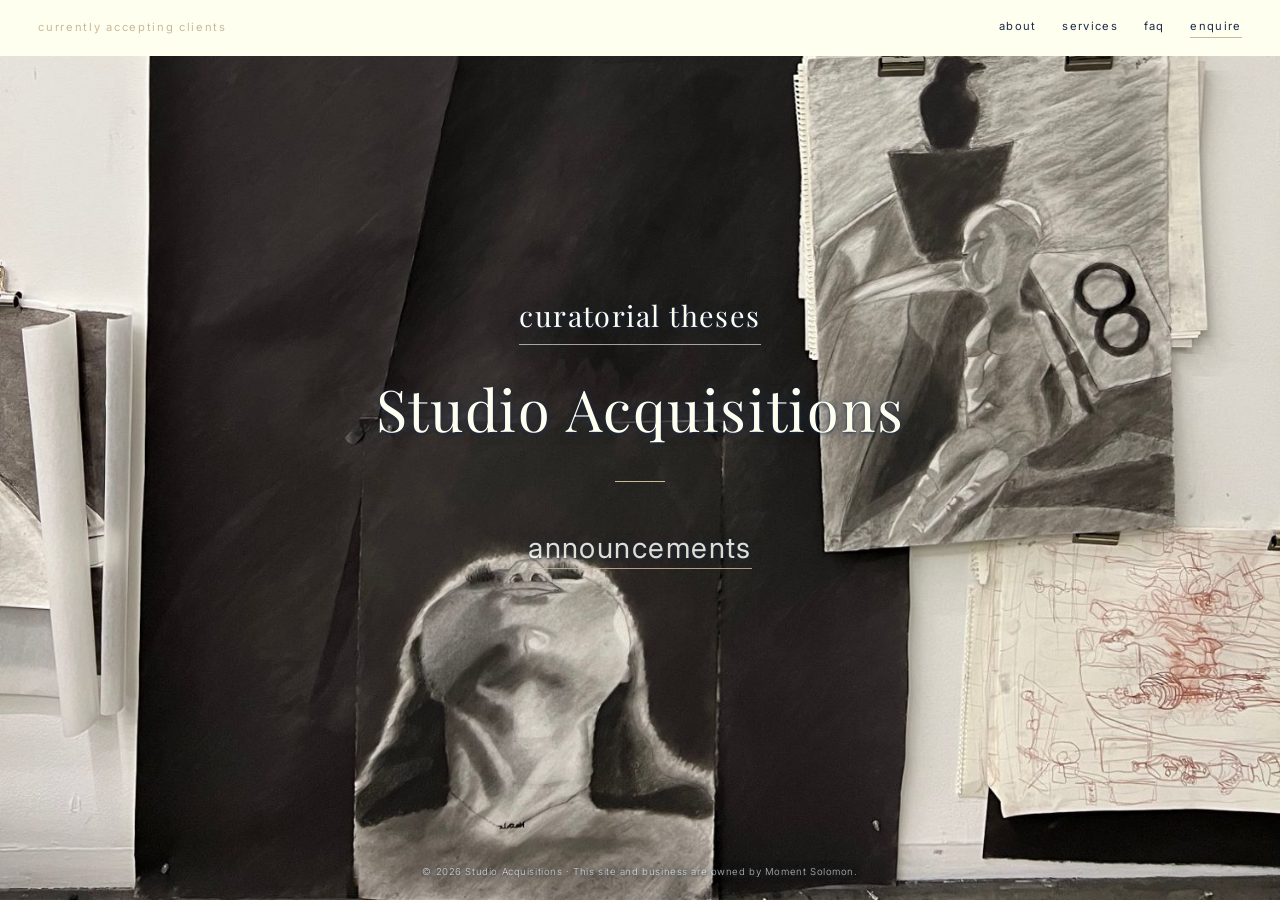
<file: nashia-invest/index.html>
<!DOCTYPE html>
<html lang="en">
<head>
  <meta charset="UTF-8">
  <meta name="viewport" content="width=device-width, initial-scale=1.0">
  <meta name="description" content="Studio Acquisitions is the independent curatorial practice of Moment Solomon offering private sourcing in jewelry, fashion, and fine art. Bespoke web designs and curatorial consultations are a regular part of the practice. Currently accepting clients.">
  <title>Studio Acquisitions — Moment Solomon | Independent Curator &amp; Private Sourcer</title>
  <link rel="stylesheet" href="styles.css">
  <style>
    /* ── Landing page ── */

    .landing {
      position: relative;
      min-height: 100vh;
      display: flex;
      flex-direction: column;
      justify-content: center;
      align-items: center;
      text-align: center;
      padding: 4rem 2rem 6.5rem;
      overflow: hidden;
    }

    .landing-bg {
      position: absolute;
      inset: 0;
      z-index: 0;
      background: url('studio-bg.jpg') center bottom / cover no-repeat;
    }

    .landing-content {
      position: relative;
      z-index: 1;
      max-width: 600px;
    }

    /* ivory lettering in the site fonts, with a soft navy shadow so it reads over the photo */
    .landing {
      --marker: var(--bg);
    }

    .landing-title {
      font-family: var(--font-heading);
      color: var(--marker);
      text-shadow: 0 1px 3px rgba(27, 42, 74, 0.9), 0 0 12px rgba(27, 42, 74, 0.6);
      font-size: clamp(2.2rem, 5.5vw, 3.6rem);
      font-weight: 400;
      letter-spacing: 0.03em;
      line-height: 1.15;
      margin-bottom: 2.5rem;
    }

    .landing-line {
      width: 50px;
      height: 1px;
      background: var(--gold);
      margin: 0 auto 3rem;
    }

    .landing-links {
      display: flex;
      justify-content: center;
      gap: 4rem;
      margin-bottom: 2.2rem;
    }

    .landing-links a {
      font-family: var(--font-heading);
      color: var(--marker);
      text-shadow: 0 1px 3px rgba(27, 42, 74, 0.9), 0 0 12px rgba(27, 42, 74, 0.6);
      /* half the Studio Acquisitions title */
      font-size: clamp(1.1rem, 2.75vw, 1.8rem);
      font-weight: 400;
      letter-spacing: 0.05em;
      text-decoration: none;
      position: relative;
      transition: color 0.3s ease;
    }

    /* thin underline so it reads as a link */
    .landing-links a::after {
      content: '';
      position: absolute;
      left: 0;
      right: 0;
      bottom: -5px;
      height: 1px;
      background: var(--marker);
      opacity: 0.6;
      transition: opacity 0.3s ease;
    }

    .landing-links a:hover {
      opacity: 0.8;
    }

    .landing-links a:hover::after {
      opacity: 0.9;
    }

    .landing-note {
      font-family: var(--font-body);
      color: var(--marker);
      text-shadow: 0 1px 3px rgba(27, 42, 74, 0.9), 0 0 12px rgba(27, 42, 74, 0.6);
      font-size: clamp(1.1rem, 2.75vw, 1.8rem);
      font-weight: 400;
      letter-spacing: 0.05em;
      opacity: 0.85;
      margin-top: 0;
    }

    /* announcements: the small line opens a preview box */
    .announce {
      position: relative;
      display: inline-block;
    }

    .announce-toggle {
      background: none;
      border: none;
      padding: 0 0 3px;
      cursor: pointer;
      border-bottom: 1px solid var(--gold);
      text-transform: lowercase;
    }

    .announce-toggle:hover,
    .announce-toggle[aria-expanded="true"] {
      opacity: 1;
    }

    .announce-box {
      position: absolute;
      top: calc(100% + 0.9rem);
      left: 50%;
      z-index: 20;
      width: min(340px, calc(100vw - 2.5rem));
      transform: translateX(-50%);
      background: var(--bg);
      color: var(--text);
      border: 1px solid var(--gold);
      border-radius: 4px;
      box-shadow: 0 14px 40px rgba(27, 42, 74, 0.25);
      padding: 1.3rem 1.5rem;
      text-align: left;
      animation: announceIn 0.3s ease both;
    }

    .announce-box[hidden] {
      display: none;
    }

    @keyframes announceIn {
      from { opacity: 0; transform: translate(-50%, -6px); }
    }

    .announce-box ul {
      list-style: none;
    }

    .announce-box li {
      font-family: var(--font-body);
      font-size: 0.8rem;
      line-height: 1.6;
      letter-spacing: 0.02em;
      padding: 0.75rem 0;
      border-top: 1px solid rgba(201, 185, 154, 0.5);
    }

    .announce-box li:first-child {
      border-top: none;
      padding-top: 0;
    }

    .announce-box li:last-child {
      padding-bottom: 0;
    }

    .announce-box .announce-lead {
      font-family: var(--font-heading);
      font-size: 1.15rem;
      line-height: 1.35;
      letter-spacing: 0.01em;
    }

    /* homepage nav: the same ivory masthead band, links and lettering as
       every other page, so it reads cleanly over the photo */
    .home-masthead {
      position: fixed;
      top: 0;
      left: 0;
      right: 0;
      z-index: 100;
      display: flex;
      flex-direction: row-reverse;
      justify-content: space-between;
      align-items: center;
      gap: 1rem;
      padding: 1.1rem clamp(1.2rem, 3vw, 2.5rem);
      background: var(--bg);
    }

    .home-masthead nav {
      display: flex;
      flex-wrap: wrap;
      gap: 0.7rem 1.6rem;
    }

    .home-masthead nav a {
      color: var(--text);
    }

    .landing-status {
      font-family: var(--font-body);
      font-size: 0.7rem;
      font-weight: 400;
      letter-spacing: 0.15em;
      text-transform: lowercase;
      color: var(--gold);
      white-space: nowrap;
    }

    @media (max-width: 600px) {
      .home-masthead {
        flex-direction: column;
        gap: 0.5rem;
        padding: 0.9rem 1rem 0.8rem;
      }

      .home-masthead nav {
        justify-content: center;
        gap: 0.55rem 1.05rem;
      }
    }

    /* ownership line, pinned small to the bottom of the landing */
    .landing-owner {
      position: absolute;
      left: 0;
      right: 0;
      bottom: 1.25rem;
      z-index: 1;
      padding: 0 1.5rem;
      font-family: var(--font-body);
      font-size: 0.6rem;
      font-weight: 300;
      letter-spacing: 0.06em;
      color: var(--bg);
      text-shadow: 0 1px 3px rgba(27, 42, 74, 0.95), 0 0 10px rgba(27, 42, 74, 0.8);
      opacity: 0.7;
    }

    /* ── Landing fade-in sequencing ── */

    .landing-fade {
      opacity: 0;
      transform: translateY(16px);
      animation: landingIn 0.9s ease forwards;
    }

    .landing-fade:nth-child(1) { animation-delay: 0.15s; }
    .landing-fade:nth-child(2) { animation-delay: 0.4s; }
    .landing-fade:nth-child(3) { animation-delay: 0.6s; }
    .landing-fade:nth-child(4) { animation-delay: 0.85s; }
    .landing-fade:nth-child(5) { animation-delay: 1.05s; }

    @keyframes landingIn {
      to {
        opacity: 1;
        transform: translateY(0);
      }
    }

    @media (max-width: 600px) {
      .landing {
        padding: 3rem 1.5rem 6.5rem;
      }

      .landing-bg {
        background-size: auto 200%;
      }

      .landing-links {
        gap: 2.5rem;
      }

    }

  </style>
  <!-- Structured data (schema.org JSON-LD) for search engines -->
  <script type="application/ld+json">
  {
    "@context": "https://schema.org",
    "@graph": [
      {
        "@type": "Person",
        "@id": "https://studioacquisitions.studio/#person",
        "name": "Moment Solomon",
        "jobTitle": "Independent Curator & Private Sourcer",
        "url": "https://studioacquisitions.studio/",
        "email": "mailto:contactme@studioacquisitions.studio",
        "address": {
          "@type": "PostalAddress",
          "addressLocality": "Chicago",
          "addressRegion": "IL",
          "addressCountry": "US"
        },
        "worksFor": {
          "@id": "https://studioacquisitions.studio/#business"
        },
        "knowsAbout": [
          "Fine art",
          "Vintage fashion",
          "Jewelry",
          "Private sourcing",
          "Art curation",
          "Multifamily real estate"
        ],
        "sameAs": [
          "https://studioacquisitions.substack.com/",
          "https://www.instagram.com/lostmomentstudio/"
        ]
      },
      {
        "@type": "ProfessionalService",
        "@id": "https://studioacquisitions.studio/#business",
        "name": "Studio Acquisitions",
        "url": "https://studioacquisitions.studio/",
        "description": "Studio Acquisitions is the independent curatorial practice of Moment Solomon offering private sourcing in jewelry, fashion, and fine art. Bespoke web designs and curatorial consultations are a regular part of the practice. Currently accepting clients.",
        "image": "https://studioacquisitions.studio/studio-bg.jpg",
        "email": "contactme@studioacquisitions.studio",
        "telephone": "+1-334-718-2410",
        "address": {
          "@type": "PostalAddress",
          "addressLocality": "Chicago",
          "addressRegion": "IL",
          "addressCountry": "US"
        },
        "areaServed": [
          {
            "@type": "City",
            "name": "Chicago"
          },
          {
            "@type": "Country",
            "name": "United States"
          }
        ],
        "founder": {
          "@id": "https://studioacquisitions.studio/#person"
        },
        "sameAs": [
          "https://studioacquisitions.substack.com/",
          "https://www.instagram.com/lostmomentstudio/"
        ],
        "hasOfferCatalog": {
          "@type": "OfferCatalog",
          "name": "Studio Acquisitions services",
          "itemListElement": [
            {
              "@type": "Offer",
              "itemOffered": {
                "@type": "Service",
                "name": "Private Sourcing",
                "description": "Sourcing and acquisition of fine art, vintage fashion, and jewelry to a client brief."
              }
            },
            {
              "@type": "Offer",
              "itemOffered": {
                "@type": "Service",
                "name": "Curatorial Consultation"
              }
            },
            {
              "@type": "Offer",
              "itemOffered": {
                "@type": "Service",
                "name": "Custom Web Design"
              }
            },
            {
              "@type": "Offer",
              "itemOffered": {
                "@type": "Service",
                "name": "Multifamily Real Estate Co-Investment"
              }
            }
          ]
        }
      },
      {
        "@type": "WebSite",
        "@id": "https://studioacquisitions.studio/#website",
        "url": "https://studioacquisitions.studio/",
        "name": "Studio Acquisitions",
        "publisher": {
          "@id": "https://studioacquisitions.studio/#business"
        },
        "inLanguage": "en-US"
      },
      {
        "@type": "WebPage",
        "@id": "https://studioacquisitions.studio/#webpage",
        "url": "https://studioacquisitions.studio/",
        "name": "Studio Acquisitions — Moment Solomon | Independent Curator & Private Sourcer",
        "description": "Studio Acquisitions is the independent curatorial practice of Moment Solomon offering private sourcing in jewelry, fashion, and fine art. Bespoke web designs and curatorial consultations are a regular part of the practice. Currently accepting clients.",
        "isPartOf": {
          "@id": "https://studioacquisitions.studio/#website"
        },
        "about": {
          "@id": "https://studioacquisitions.studio/#business"
        },
        "mainEntity": {
          "@id": "https://studioacquisitions.studio/#person"
        },
        "inLanguage": "en-US"
      }
    ]
  }
  </script>
</head>
<body>

  <!-- Navigation -->
  <header class="home-masthead">
    <nav aria-label="Primary navigation"><a href="about.html">about</a><a href="services.html">services</a><a href="faq.html">faq</a><a href="booking.html" class="nav-cta">enquire</a></nav>
    <span class="landing-status">currently accepting clients</span>
  </header>

  <section class="landing">
    <div class="landing-bg" role="img" aria-label="Studio wall in charcoal and ink: drawings pinned above a large charcoal portrait of an upturned face on black paper"></div>

    <div class="landing-content">
      <div class="landing-links landing-fade">
        <a href="essays.html">curatorial theses</a>
      </div>

      <h1 class="landing-title landing-fade">Studio Acquisitions</h1>

      <div class="landing-line landing-fade"></div>

      <div class="announce landing-fade">
        <button type="button" class="landing-note announce-toggle" id="announce-toggle" aria-expanded="false" aria-controls="announce-box">announcements</button>

        <!-- EDIT ANNOUNCEMENTS HERE — newest first. Add one <li> per announcement;
             give the headline one class="announce-lead" for the larger lettering. -->
        <div class="announce-box" id="announce-box" role="region" aria-label="announcements" hidden>
          <ul>
            <li class="announce-lead">Juror for Masur Museum&rsquo;s 64th Annual Juried Competition</li>
            <li>Digital Collection coming soon</li>
          </ul>
        </div>
      </div>
    </div>

    <p class="landing-owner">&copy; 2026 Studio Acquisitions &middot; This site and business are owned by Moment Solomon.</p>
  </section>

  <script>
    (function () {
      var toggle = document.getElementById('announce-toggle');
      var box = document.getElementById('announce-box');
      function setOpen(open) {
        box.hidden = !open;
        toggle.setAttribute('aria-expanded', open ? 'true' : 'false');
      }
      toggle.addEventListener('click', function (e) {
        e.stopPropagation();
        setOpen(box.hidden);
      });
      document.addEventListener('click', function (e) {
        if (!box.hidden && !box.contains(e.target)) setOpen(false);
      });
      document.addEventListener('keydown', function (e) {
        if (e.key === 'Escape' && !box.hidden) { setOpen(false); toggle.focus(); }
      });
    })();
  </script>
</body>
</html>
</file>
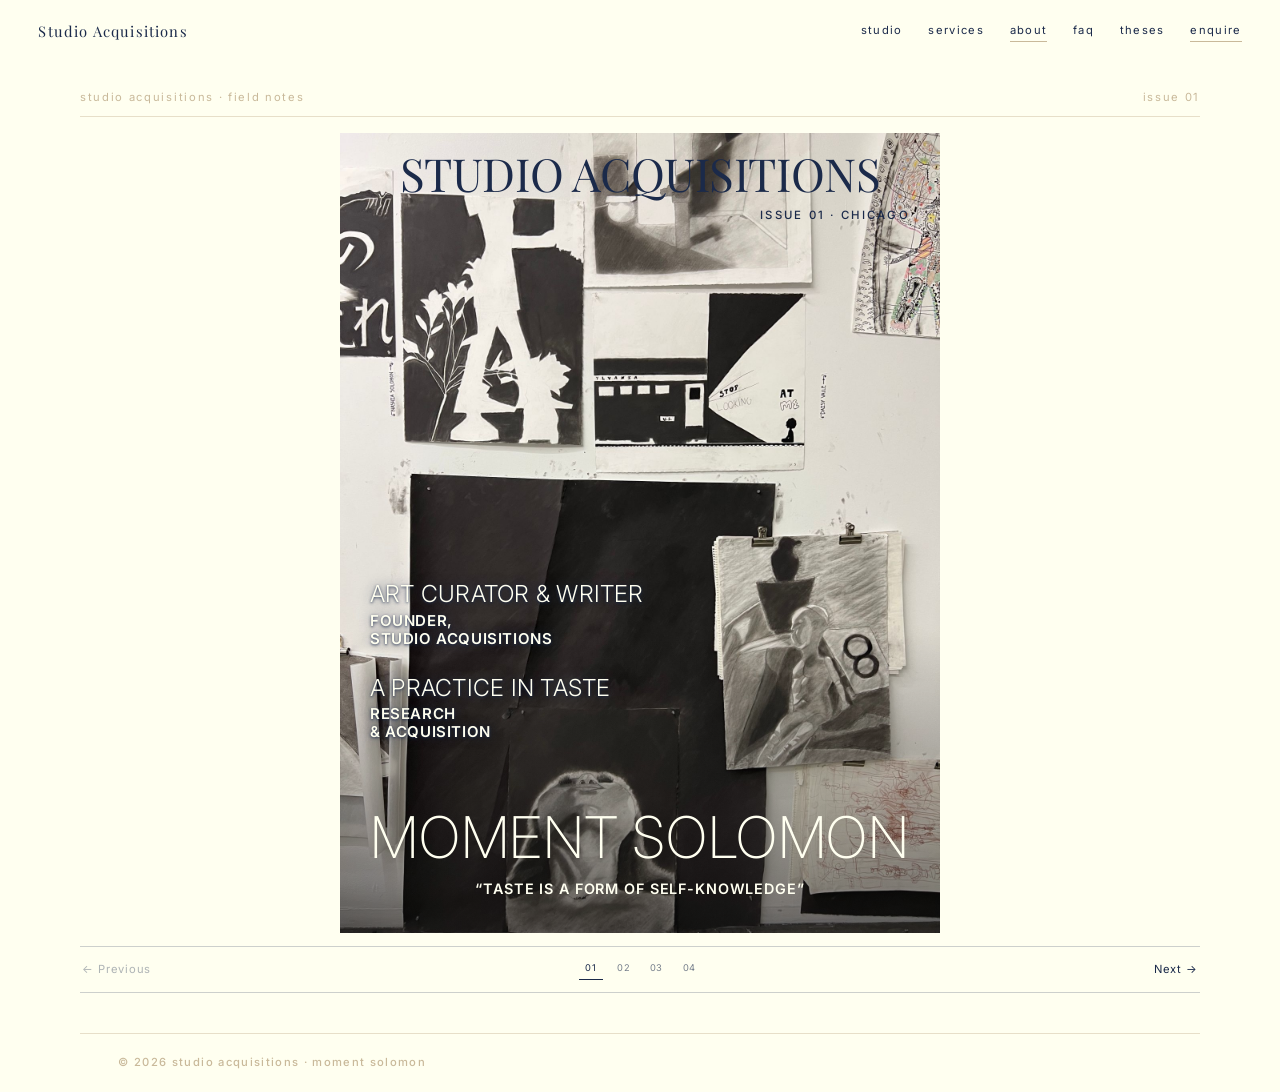
<file: nashia-invest/about.html>
<!DOCTYPE html>
<html lang="en">
<head>
  <meta charset="UTF-8">
  <meta name="viewport" content="width=device-width, initial-scale=1.0">
  <meta name="description" content="Moment Solomon is an independent art curator and the founder of Studio Acquisitions, a curatorial practice in fine art, vintage fashion, and jewelry.">
  <title>About - Moment Solomon</title>
  <link rel="stylesheet" href="styles.css">

  <!-- Structured data (schema.org JSON-LD) for search engines -->
  <script type="application/ld+json">
  {
    "@context": "https://schema.org",
    "@graph": [
      {"@type":"ProfilePage","@id":"https://studioacquisitions.studio/about.html#webpage","url":"https://studioacquisitions.studio/about.html","name":"About - Moment Solomon","description":"Moment Solomon is an independent art curator and the founder of Studio Acquisitions, a curatorial practice in fine art, vintage fashion, and jewelry.","isPartOf":{"@id":"https://studioacquisitions.studio/#website"},"about":{"@id":"https://studioacquisitions.studio/#person"},"mainEntity":{"@id":"https://studioacquisitions.studio/#person"},"inLanguage":"en-US","breadcrumb":{"@id":"https://studioacquisitions.studio/about.html#breadcrumb"}},
      {"@type":"Person","@id":"https://studioacquisitions.studio/#person","name":"Moment Solomon","description":"Moment Solomon is an independent art curator and the founder of Studio Acquisitions, a curatorial and acquisition practice spanning fine art, vintage fashion, and jewelry. Her work centers on sourcing, acquiring, and curating small collections through rigorous object research, market comparison, and written collection narratives, alongside private sourcing commissions and consultations with clients developing their own aesthetic identity.","worksFor":{"@id":"https://studioacquisitions.studio/#business"},"alumniOf":{"@type":"CollegeOrUniversity","name":"Williams College"},"hasOccupation":[{"@type":"Occupation","name":"Art Curator"},{"@type":"Occupation","name":"Writer"}]},
      {"@type":"BreadcrumbList","@id":"https://studioacquisitions.studio/about.html#breadcrumb","itemListElement":[{"@type":"ListItem","position":1,"name":"Studio Acquisitions","item":"https://studioacquisitions.studio/"},{"@type":"ListItem","position":2,"name":"About","item":"https://studioacquisitions.studio/about.html"}]}
    ]
  }
  </script>
</head>
<body class="page-about">
<header class="editorial-masthead"><a class="editorial-wordmark" href="index.html">Studio Acquisitions</a><nav aria-label="Primary navigation"><a href="index.html">studio</a><a href="services.html">services</a><a href="about.html" aria-current="page">about</a><a href="faq.html">faq</a><a href="essays.html">theses</a><a href="booking.html" class="nav-cta">enquire</a></nav></header>
<main class="about-editorial">
  <div class="magazine-meta"><span>STUDIO ACQUISITIONS · FIELD NOTES</span><span>ISSUE 01</span></div>
  <div class="magazine-pages" aria-live="polite" data-magazine-stage>
    <section class="magazine-page vogue-cover" data-magazine-page="1" aria-label="Cover: Moment Solomon">
      <img class="vogue-photo" src="studio-bg.jpg" alt="Studio wall in charcoal and ink: drawings pinned above a large charcoal portrait of an upturned face on black paper">
      <p class="vogue-masthead" aria-hidden="true">Studio Acquisitions</p>
      <p class="vogue-issue">Issue 01 &middot; Chicago</p>
      <div class="vogue-lines">
        <p><span class="vogue-line">Art curator &amp; writer</span><span class="vogue-sub">Founder,<br>Studio Acquisitions</span></p>
        <p><span class="vogue-line">A practice in taste</span><span class="vogue-sub">Research<br>&amp; acquisition</span></p>
      </div>
      <div class="vogue-star"><h1>Moment Solomon</h1><p class="vogue-quote">&ldquo;Taste is a form of self-knowledge&rdquo;</p></div>
    </section>
    <section class="magazine-page magazine-spread" data-magazine-page="2" aria-label="Editorial: The approach" hidden><aside class="spread-rail"><p>02 · AN EDITORIAL</p><h2>The approach</h2><span>ON TASTE &amp; PERSPECTIVE</span></aside><div class="spread-copy"><p>Studio Acquisitions is an independent curatorial practice. I source, acquire, and curate fine art, vintage fashion, and jewelry. And when the project calls for it, the spaces they belong in.</p><p>My work's argument is swift: taste is a form of self-knowledge and perspective, and acquisition without it is aimless. Private sourcing, curatorial consultations, editorial writing, and spatial projects all draw from the same practice — knowing what you're searching for, researching the market, and identifying its value.</p></div></section>
    <section class="magazine-page magazine-spread" data-magazine-page="3" aria-label="The practice" hidden><aside class="spread-rail"><p>03 · THE PRACTICE</p><h2>Research<br>&amp; relation</h2><span>OBJECTS, CONTEXT, COLLECTIONS</span></aside><div class="spread-copy"><p>I'm an independent art curator and the founder of Studio Acquisitions, a curatorial and acquisition practice spanning fine art, vintage fashion, and jewelry. My work centers on sourcing, acquiring, and curating small collections through rigorous object research, market comparison, and written collection narratives, alongside private sourcing commissions and consultations with clients developing their own aesthetic identity. I&rsquo;m currently serving as a juror for the Masur Museum&rsquo;s 64th Annual Juried Competition.</p><p>My public writing on taste, specificity, and the relationship between curatorial perspective and acquisition has reached over 165,000 readers across platforms, generating inbound inquiries from readers, publications, and arts institutions. I conduct independent market research across galleries, auction and resale markets, vintage dealers, and private sellers.</p></div></section>
    <section class="magazine-page magazine-spread" data-magazine-page="4" aria-label="Experience and education" hidden><aside class="spread-rail"><p>04 · BACKGROUND</p><h2>Experience<br>&amp; study</h2><span>BERKSHIRE MUSEUM · WILLIAMS COLLEGE</span></aside><div class="spread-copy"><p>Prior to founding Studio Acquisitions, I served as Development Associate at the Berkshire Museum, where I coordinated across curatorial, collections, and marketing teams, developed facility-rental policy benchmarked against fifteen peer institutions, and launched a new volunteer program. I hold a BA in History from Williams College, with selected study in Black political thought and studio art, and was a QuestBridge Match Scholar.</p></div></section>
  </div>
  <nav class="magazine-controls" aria-label="Magazine pages"><button type="button" data-page-prev disabled>← Previous</button><div class="page-numbers"><button type="button" data-page="1" aria-current="page">01</button><button type="button" data-page="2">02</button><button type="button" data-page="3">03</button><button type="button" data-page="4">04</button></div><button type="button" data-page-next>Next →</button></nav>
  <footer class="editorial-footer"><span>© 2026 Studio Acquisitions · Moment Solomon</span></footer>
</main>
<script src="magazine.js"></script>
</body>
</html>
</file>
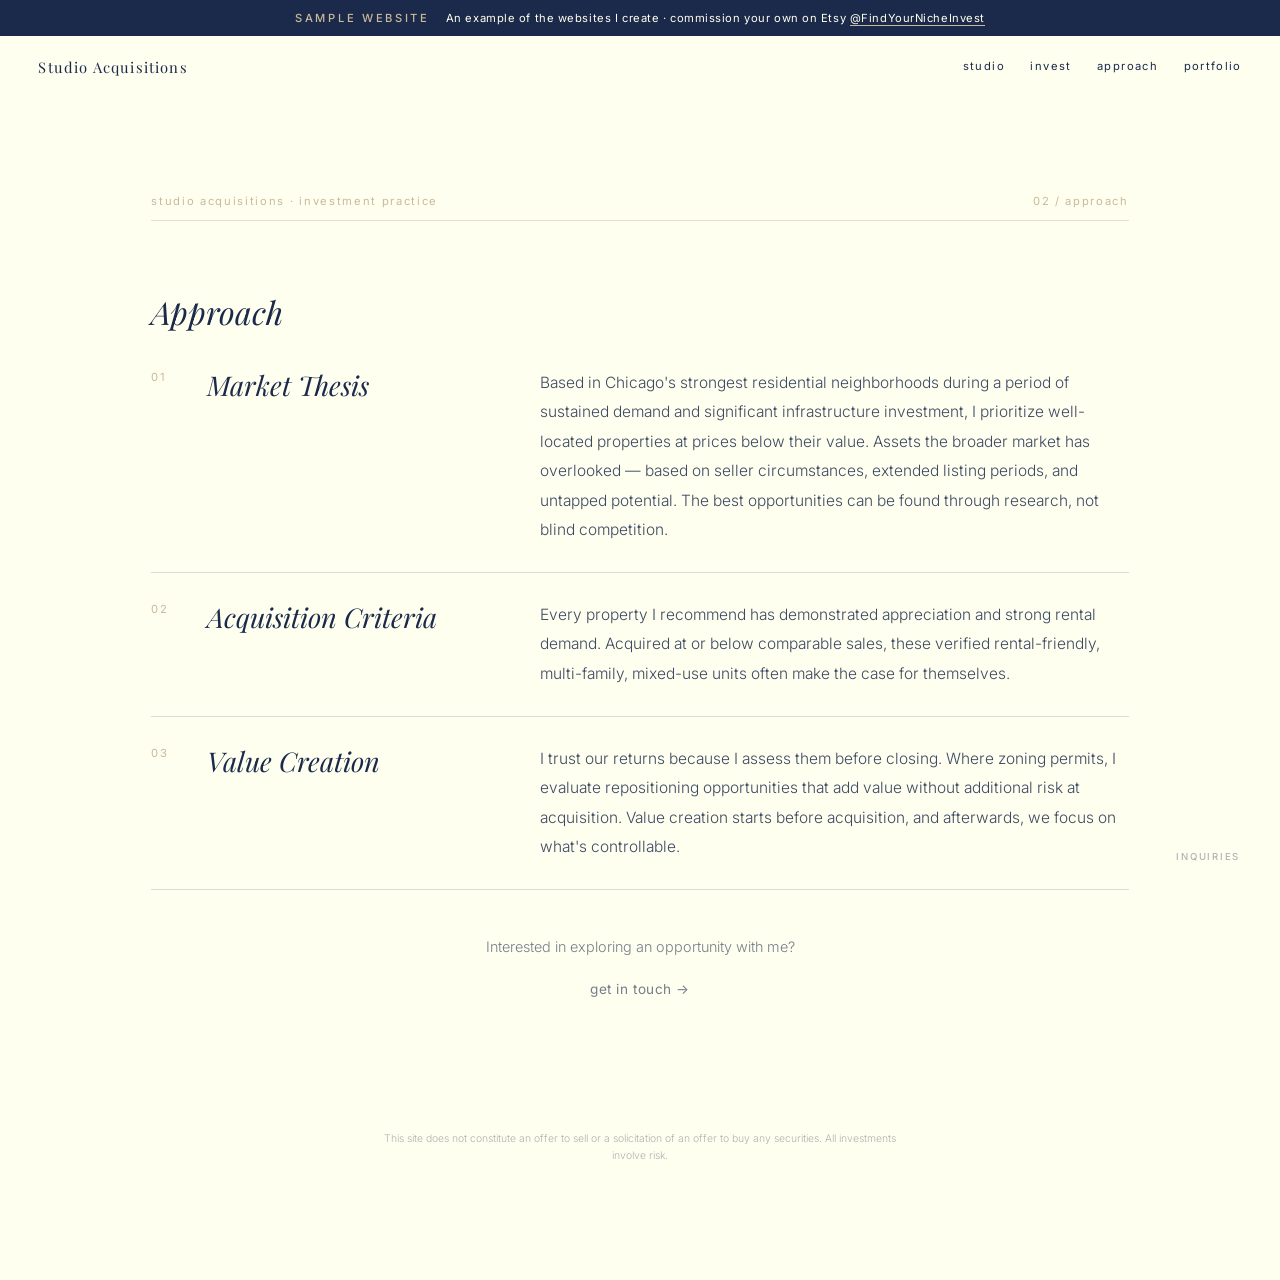
<file: nashia-invest/approach.html>
<!DOCTYPE html>
<html lang="en"><head><meta charset="UTF-8"><meta name="viewport" content="width=device-width, initial-scale=1.0"><meta name="description" content="Our approach to multifamily investment: market thesis, acquisition criteria, and value creation strategy."><title>Sample Website: Investment Approach | Studio Acquisitions</title><link rel="stylesheet" href="styles.css"><script type="application/ld+json">{"@context":"https://schema.org","@type":"WebPage","name":"Investment Approach | Studio Acquisitions","url":"https://studioacquisitions.studio/approach.html"}</script></head>
<body class="page-approach">
<div class="sample-banner" role="note"><span class="sample-banner-label">Sample website</span><span class="sample-banner-text">An example of the websites I create &middot; commission your own on Etsy <a href="https://www.etsy.com/shop/FindYourNicheInvest" target="_blank" rel="noopener">@FindYourNicheInvest</a></span></div><header class="editorial-masthead"><a class="editorial-wordmark" href="index.html">Studio Acquisitions</a><nav aria-label="Investment practice"><a href="index.html">studio</a><a href="invest.html">invest</a><a href="approach.html">approach</a><a href="portfolio.html">portfolio</a></nav></header>
<div class="page-wrapper"><div class="magazine-meta"><span>STUDIO ACQUISITIONS · INVESTMENT PRACTICE</span><span>02 / APPROACH</span></div><h1 class="page-title fade-in">Approach</h1>
<div class="approach-section fade-in"><p class="approach-number">01</p><h2 class="approach-heading">Market Thesis</h2><p class="approach-text">Based in Chicago's strongest residential neighborhoods during a period of sustained demand and significant infrastructure investment, I prioritize well-located properties at prices below their value. Assets the broader market has overlooked — based on seller circumstances, extended listing periods, and untapped potential. The best opportunities can be found through research, not blind competition.</p></div>
<div class="approach-section fade-in"><p class="approach-number">02</p><h2 class="approach-heading">Acquisition Criteria</h2><p class="approach-text">Every property I recommend has demonstrated appreciation and strong rental demand. Acquired at or below comparable sales, these verified rental-friendly, multi-family, mixed-use units often make the case for themselves. </p></div>
<div class="approach-section fade-in"><p class="approach-number">03</p><h2 class="approach-heading">Value Creation</h2><p class="approach-text">I trust our returns because I assess them before closing. Where zoning permits, I evaluate repositioning opportunities that add value without additional risk at acquisition. Value creation starts before acquisition, and afterwards, we focus on what's controllable.</p></div>
<div class="closing-line fade-in"><p>Interested in exploring an opportunity with me?</p><a href="#" id="approach-inquiries">get in touch &rarr;</a></div><footer class="site-footer fade-in"><p class="disclaimer">This site does not constitute an offer to sell or a solicitation of an offer to buy any securities. All investments involve risk.</p></footer></div>
<div class="inquiries-trigger"><a href="#" id="inquiries-open">inquiries</a></div><div class="inquiries-overlay" id="inquiries-overlay"></div><div class="inquiries-popup" id="inquiries-popup"><button class="inquiries-close" id="inquiries-close">&times;</button><form action="https://formspree.io/f/xjykkzdd" method="POST"><input type="email" name="email" placeholder="your email" required><button type="submit">submit</button></form></div><script src="script.js"></script><script>document.addEventListener('DOMContentLoaded',function(){var link=document.getElementById('approach-inquiries');if(link)link.addEventListener('click',function(event){event.preventDefault();document.getElementById('inquiries-overlay').classList.add('open');document.getElementById('inquiries-popup').classList.add('open')})});</script></body></html>
</file>
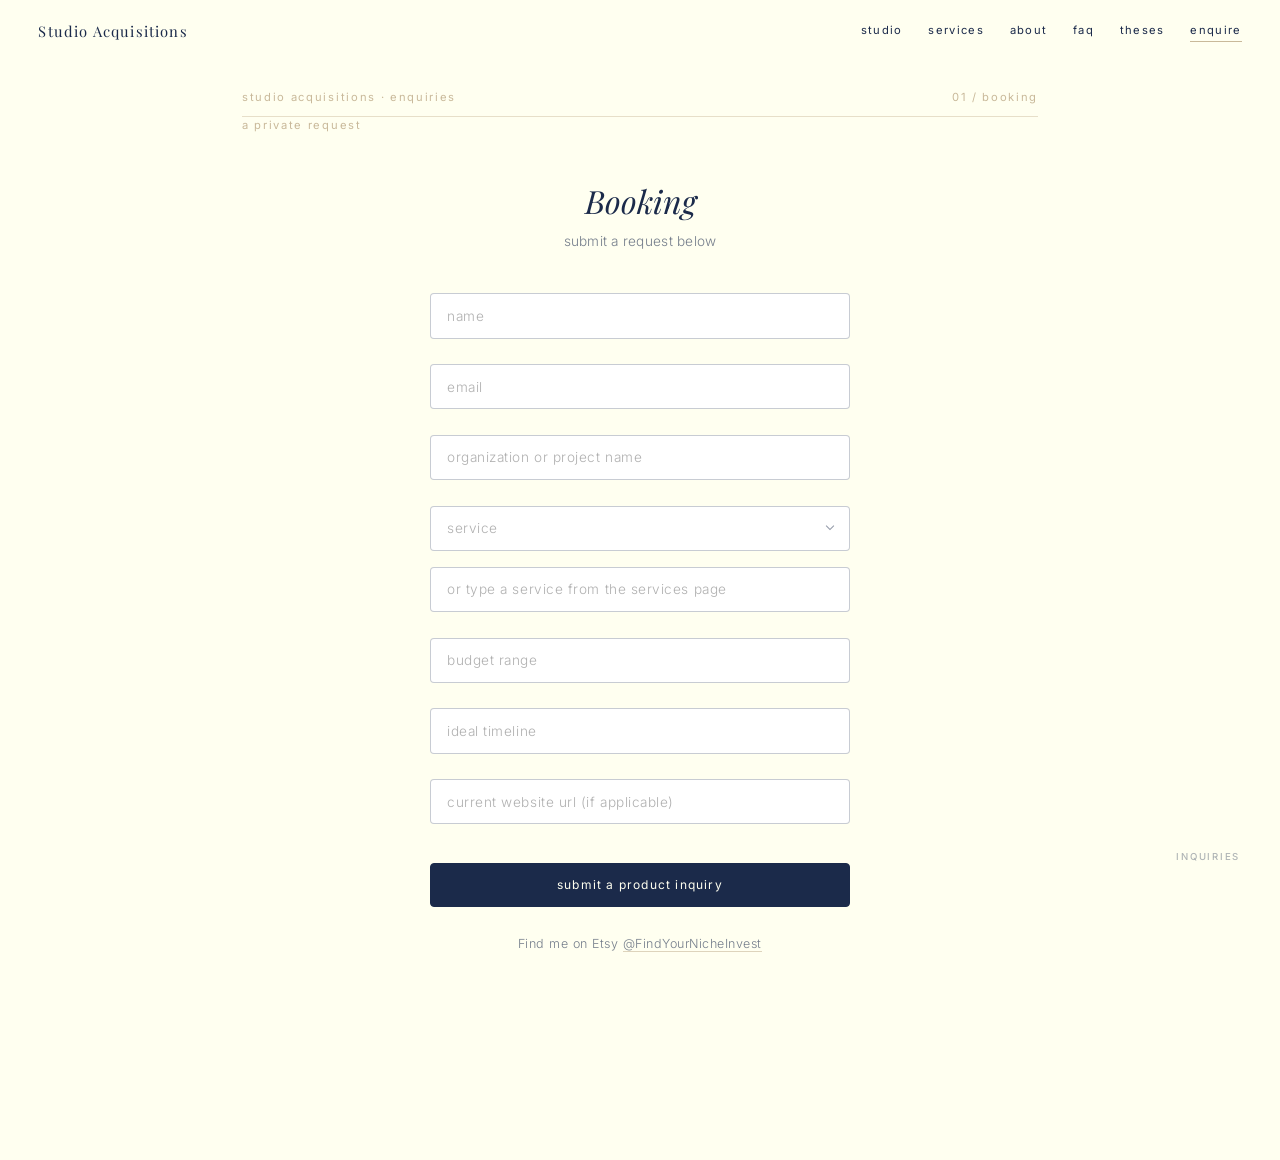
<file: nashia-invest/booking.html>
<!DOCTYPE html>
<html lang="en"><head><meta charset="UTF-8"><meta name="viewport" content="width=device-width, initial-scale=1.0"><meta name="description" content="Submit an inquiry to work with Studio Acquisitions."><title>Booking | Studio Acquisitions</title><link rel="stylesheet" href="styles.css"><script type="application/ld+json">{"@context":"https://schema.org","@type":"ContactPage","name":"Book a Service - Studio Acquisitions","url":"https://studioacquisitions.studio/booking.html"}</script></head>
<body class="page-booking"><header class="editorial-masthead"><a class="editorial-wordmark" href="index.html">Studio Acquisitions</a><nav aria-label="Primary navigation"><a href="index.html">studio</a><a href="services.html">services</a><a href="about.html">about</a><a href="faq.html">faq</a><a href="essays.html">theses</a><a href="booking.html" class="nav-cta" aria-current="page">enquire</a></nav></header>
<div class="page-wrapper booking-spread"><div class="magazine-meta"><span>STUDIO ACQUISITIONS · ENQUIRIES</span><span>01 / BOOKING</span></div><div class="booking-intro-column"><p class="editorial-kicker">A PRIVATE REQUEST</p><h1 class="page-title booking-title fade-in">Booking</h1><div class="hero-line fade-in"></div><p class="booking-intro fade-in">submit a request below</p></div>
<form class="booking-form fade-in" id="booking-form" action="https://formspree.io/f/xgavybre" method="POST"><input type="text" name="name" placeholder="name" required><input type="email" name="email" placeholder="email" required><input type="text" name="organization" placeholder="organization or project name">
<div class="service-select" id="service-select"><button type="button" class="service-select-toggle" id="service-select-toggle" aria-haspopup="listbox" aria-expanded="false"><span class="service-select-label is-placeholder" id="service-select-label">service</span><span class="service-select-caret" aria-hidden="true"></span></button><ul class="service-select-menu" id="service-select-menu" role="listbox" aria-multiselectable="true"></ul><div class="service-chips" id="service-chips"></div><input type="hidden" name="services" id="service-value"></div><input type="text" name="service_other" class="service-other" placeholder="or type a service from the services page" aria-label="other service">
<input type="text" name="budget" placeholder="budget range"><input type="text" name="timeline" placeholder="ideal timeline"><input type="url" name="website" placeholder="current website url (if applicable)"><button type="submit" class="booking-submit">submit a product inquiry</button><p class="booking-etsy">Find me on Etsy <a href="https://www.etsy.com/shop/FindYourNicheInvest" target="_blank" rel="noopener">@FindYourNicheInvest</a></p><p class="booking-error" id="booking-error">something went wrong. please try again.</p></form>
<div class="booking-success" id="booking-success"><h2 class="booking-success-title">success!</h2><p class="booking-success-text">you'll hear from me soon.</p><div class="booking-intake" id="booking-intake" hidden><p class="booking-success-text">for private sourcing, please complete the intake form so I can begin your brief.</p><a id="booking-intake-link" href="#" target="_blank" rel="noopener">open the intake form &rarr;</a><p class="booking-intake-note">once it's filled out, email it to <a href="mailto:contactme@studioacquisitions.studio">contactme@studioacquisitions.studio</a></p></div><a id="booking-calendly-link" href="https://calendly.com/wingedvictory08/30min" target="_blank" rel="noopener">schedule a web design consultation &rarr;</a></div>
</div>
<div class="inquiries-trigger"><a href="#" id="inquiries-open">inquiries</a></div><div class="inquiries-overlay" id="inquiries-overlay"></div><div class="inquiries-popup" id="inquiries-popup"><button class="inquiries-close" id="inquiries-close">&times;</button><form action="https://formspree.io/f/xjykkzdd" method="POST"><input type="email" name="email" placeholder="your email" required><button type="submit">submit</button></form></div>
<script src="script.js"></script><script>
var SERVICE_CATALOGUE=["Private Sourcing","Web Design","Investor Portal"],INTAKE_FORM_URL="private-sourcing-intake-form.pdf",INTAKE_SERVICE="Private Sourcing";
document.addEventListener('DOMContentLoaded',function(){var select=document.getElementById('service-select'),toggle=document.getElementById('service-select-toggle'),label=document.getElementById('service-select-label'),menu=document.getElementById('service-select-menu'),chips=document.getElementById('service-chips'),hiddenValue=document.getElementById('service-value'),selected=[];
SERVICE_CATALOGUE.forEach(function(service){var li=document.createElement('li');li.setAttribute('role','option');li.setAttribute('aria-selected','false');var optLabel=document.createElement('label'),box=document.createElement('input');box.type='checkbox';box.value=service;box.addEventListener('change',function(){if(box.checked)selected.push(service);else selected=selected.filter(function(x){return x!==service});li.setAttribute('aria-selected',box.checked?'true':'false');renderSelection()});optLabel.appendChild(box);optLabel.appendChild(document.createTextNode(service));li.appendChild(optLabel);menu.appendChild(li)});
function renderSelection(){hiddenValue.value=selected.join(', ');label.textContent=selected.length?selected.join(', '):'service';label.classList.toggle('is-placeholder',!selected.length);chips.innerHTML='';selected.forEach(function(service){var chip=document.createElement('button');chip.type='button';chip.className='service-chip';chip.innerHTML=service+' <span>&times;</span>';chip.addEventListener('click',function(){var box=menu.querySelector('input[value="'+service+'"]');if(box)box.checked=false;selected=selected.filter(function(x){return x!==service});renderSelection()});chips.appendChild(chip)})}
toggle.addEventListener('click',function(){var open=select.classList.toggle('open');toggle.setAttribute('aria-expanded',open?'true':'false')});document.addEventListener('click',function(e){if(!select.contains(e.target)){select.classList.remove('open');toggle.setAttribute('aria-expanded','false')}});
var form=document.getElementById('booking-form');form.addEventListener('submit',function(e){e.preventDefault();var submit=form.querySelector('.booking-submit');submit.disabled=true;fetch(form.action,{method:'POST',body:new FormData(form),headers:{'Accept':'application/json'}}).then(function(r){if(r.ok){form.style.display='none';document.getElementById('booking-success').classList.add('show');if(selected.indexOf(INTAKE_SERVICE)!==-1){document.getElementById('booking-intake-link').href=INTAKE_FORM_URL;document.getElementById('booking-intake').hidden=false}}else throw new Error('bad response')}).catch(function(){document.getElementById('booking-error').classList.add('show');submit.disabled=false})})});
</script></body></html>
</file>
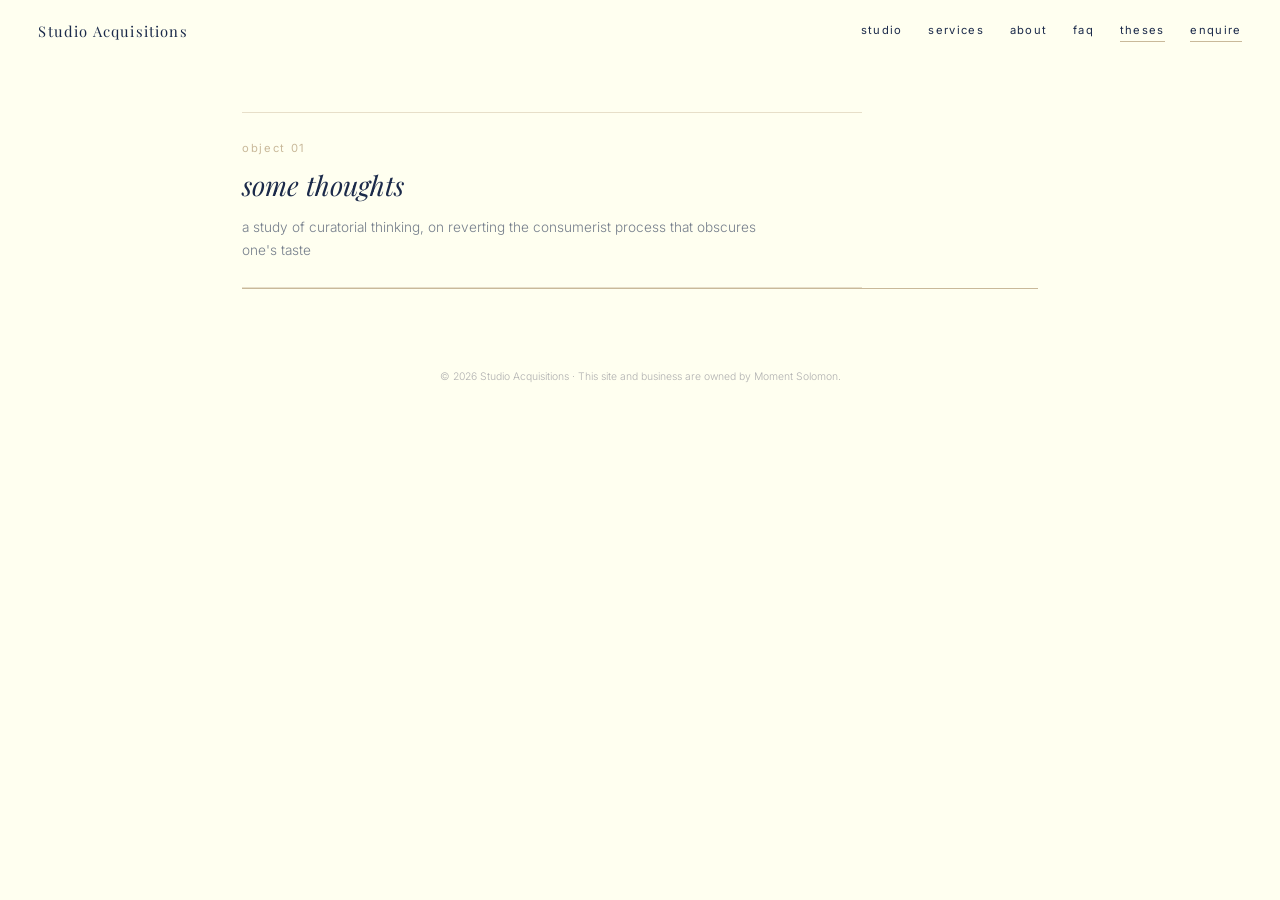
<file: nashia-invest/essays.html>
<!DOCTYPE html>
<html lang="en">
<head>
  <meta charset="UTF-8">
  <meta name="viewport" content="width=device-width, initial-scale=1.0">
  <meta name="description" content="Curatorial theses by Moment Solomon of Studio Acquisitions: essays on taste, style, and the intrinsic qualities that shape what we choose.">
  <title>Curatorial Theses: Essays on Taste | Studio Acquisitions</title>
  <link rel="stylesheet" href="styles.css">
  <style>
    /* ── Essay list ── */

    .visually-hidden {
      position: absolute;
      width: 1px;
      height: 1px;
      overflow: hidden;
      clip: rect(0 0 0 0);
      white-space: nowrap;
    }

    .essay-list {
      list-style: none;
      max-width: 620px;
      padding-top: 9rem;
    }

    .essay-object {
      font-size: 0.7rem;
      font-weight: 400;
      letter-spacing: 0.15em;
      text-transform: lowercase;
      color: var(--gold);
      margin-bottom: 0.6rem;
    }

    .essay-body a {
      color: var(--text);
      text-decoration: none;
      border-bottom: 1px solid var(--gold);
    }

    .essay-body a:hover {
      border-bottom-color: var(--text);
    }

    .essay-description {
      font-size: 0.85rem;
      line-height: 1.7;
      opacity: 0.6;
      margin-top: 0.7rem;
      max-width: 520px;
    }

    .essay-list li {
      padding: 1.6rem 0;
      border-bottom: 1px solid rgba(201, 185, 154, 0.45);
    }

    .essay-list li:first-child {
      border-top: 1px solid rgba(201, 185, 154, 0.45);
    }

    .essay-link {
      font-family: var(--font-heading);
      font-size: 1.7rem;
      font-style: italic;
      font-weight: 400;
      color: var(--text);
      background: none;
      border: none;
      padding: 0;
      cursor: pointer;
      text-align: left;
      position: relative;
    }

    .essay-link::after {
      content: '';
      position: absolute;
      left: 0;
      bottom: -3px;
      width: 0;
      height: 1px;
      background: var(--gold);
      transition: width 0.3s ease;
    }

    .essay-link:hover::after,
    .essay-link:focus-visible::after {
      width: 100%;
    }

    /* the essays themselves stay hidden until opened */
    .essay-source {
      display: none;
    }

    /* ── Essay box ── */

    .essay-overlay {
      position: fixed;
      inset: 0;
      z-index: 900;
      background: rgba(27, 42, 74, 0.18);
      opacity: 0;
      visibility: hidden;
      transition: opacity 0.35s ease, visibility 0.35s ease;
    }

    .essay-box {
      position: fixed;
      top: 50%;
      left: 50%;
      z-index: 1000;
      width: min(680px, calc(100vw - 2rem));
      max-height: min(84vh, 900px);
      overflow-y: auto;
      background: var(--white);
      border-radius: 6px;
      box-shadow: 0 18px 60px rgba(27, 42, 74, 0.16);
      padding: 3.2rem 3.4rem 3rem;
      opacity: 0;
      visibility: hidden;
      transform: translate(-50%, calc(-50% + 14px));
      transition: opacity 0.35s ease, visibility 0.35s ease, transform 0.35s ease;
    }

    .essay-open .essay-overlay,
    .essay-open .essay-box {
      opacity: 1;
      visibility: visible;
    }

    .essay-open .essay-box {
      transform: translate(-50%, -50%);
    }

    .essay-open {
      overflow: hidden;
    }

    .essay-close {
      position: sticky;
      top: 0;
      float: right;
      margin: -2.2rem -2.4rem 0 0;
      font-size: 0.9rem;
      line-height: 1;
      color: var(--text);
      opacity: 0.35;
      background: none;
      border: none;
      cursor: pointer;
      padding: 0.3rem;
      transition: opacity 0.3s ease;
    }

    .essay-close:hover {
      opacity: 0.7;
    }

    .essay-box h2 {
      font-family: var(--font-heading);
      font-style: italic;
      font-size: 2rem;
      font-weight: 400;
      margin-bottom: 0.6rem;
    }

    .essay-byline {
      font-size: 0.72rem;
      letter-spacing: 0.1em;
      text-transform: lowercase;
      opacity: 0.5;
    }

    .essay-box .essay-rule {
      width: 50px;
      height: 1px;
      background: var(--gold);
      margin: 2rem 0 2.2rem;
    }

    .essay-body p {
      font-size: 0.97rem;
      line-height: 1.9;
      opacity: 0.85;
      margin-bottom: 1.3rem;
    }

    .essay-body .essay-aside {
      font-family: var(--font-heading);
      font-style: italic;
      font-size: 1.1rem;
      opacity: 1;
      margin-top: 2.2rem;
    }

    .essay-body .essay-note {
      font-size: 0.78rem;
      opacity: 0.6;
      border-top: 1px solid rgba(201, 185, 154, 0.5);
      padding-top: 1.2rem;
      margin-top: 2.5rem;
    }

    @media (max-width: 600px) {
      .essay-box {
        padding: 2.6rem 1.5rem 2.2rem;
      }

      .essay-close {
        margin: -1.8rem -0.8rem 0 0;
      }

      .essay-box h2 {
        font-size: 1.6rem;
      }
    }
  </style>

  <!-- Structured data (schema.org JSON-LD) for search engines -->
  <script type="application/ld+json">
  {
    "@context": "https://schema.org",
    "@graph": [
      {
        "@type": "CollectionPage",
        "@id": "https://studioacquisitions.studio/essays.html#webpage",
        "url": "https://studioacquisitions.studio/essays.html",
        "name": "Curatorial Theses: Essays on Taste | Studio Acquisitions",
        "isPartOf": { "@id": "https://studioacquisitions.studio/#website" },
        "about": { "@id": "https://studioacquisitions.studio/#business" },
        "inLanguage": "en-US",
        "hasPart": [
          {
            "@type": "Article",
            "@id": "https://studioacquisitions.studio/essays.html#some-thoughts",
            "headline": "some thoughts",
            "description": "a study of curatorial thinking, on reverting the consumerist process that obscures one's taste",
            "author": { "@id": "https://studioacquisitions.studio/#person" },
            "publisher": { "@id": "https://studioacquisitions.studio/#business" },
            "about": ["Taste", "Personal style", "Curation"]
          }
        ]
      },
      {
        "@type": "BreadcrumbList",
        "itemListElement": [
          { "@type": "ListItem", "position": 1, "name": "Studio Acquisitions", "item": "https://studioacquisitions.studio/" },
          { "@type": "ListItem", "position": 2, "name": "Curatorial Theses", "item": "https://studioacquisitions.studio/essays.html" }
        ]
      }
    ]
  }
  </script>
</head>
<body class="page-essays">

  <header class="editorial-masthead"><a class="editorial-wordmark" href="index.html">Studio Acquisitions</a><nav aria-label="Primary navigation"><a href="index.html">studio</a><a href="services.html">services</a><a href="about.html">about</a><a href="faq.html">faq</a><a href="essays.html" aria-current="page">theses</a><a href="booking.html" class="nav-cta">enquire</a></nav></header>

  <div class="page-wrapper">

    <h1 class="visually-hidden">Curatorial Theses</h1>

    <!-- The list below fills itself in from the essays further down. -->
    <ol class="essay-list fade-in" id="essay-list"></ol>

    <!-- ============================================================
         ADD MORE ESSAYS HERE
         Each essay is one <article class="essay-source"> block.
         To add one, copy the whole block from <article ...> to
         </article>, paste it below the last essay, and change:
           id          a short web-friendly name, e.g. "on-patina"
                       (this also makes a direct link: essays.html#on-patina)
           data-title  the title shown in the list and the box
           data-description  the short line shown under the title in the list
           the <p> paragraphs inside
         Essays appear in the list in the same order as here, and are
         labelled object 01, object 02… automatically.
         ============================================================ -->

    <article class="essay-source" id="some-thoughts" data-title="some thoughts"
             data-description="a study of curatorial thinking, on reverting the consumerist process that obscures one's taste">
      <p>Taste is consistently marketed to us in a unidirectional flow. Present: Effect. Then reverse engineer it back to a specific item; what item gives what effect, and how do I purchase it? You’re shooting yourself in the foot by thinking this way. It's an easier and more flattering process—that much I understand. When you believe that you can recreate an effect by simply purchasing the right item, then you’re believing in a fundamental mode of imitation; you’re telling yourself that you can recreate the same thing, and you never have to assess your own, intrinsic relationship to art. Brands sell an identity, and we purchase it to recreate the effect we have in mind. It’s a tight and self-aggrandizing loop. You neither have to acknowledge your own intrinsic qualities, nor another’s, and it becomes a comparison trap that doesn’t harm the ego. Because even if you fail, well, you simply haven’t purchased the right product.</p>
      <p>But consider a different line of attribution. Consider what happens when you start with something intrinsic and analyze the effect it’s already producing. Consider what happens when you cater to that instead of chasing an identity you admired on someone else once.</p>
      <p>There’s a way it could become a form of determinism, applied to oneself. I don’t think that’s the correct framework for what I’m suggesting, however. Because who you are can change. And intrinsic qualities are shaped by more than just the things out of our control; they can grow with you, so long as you have the self-awareness that these next steps require of you, too. And intrinsic qualities are where we should start, because style coherence arrives when those qualities shape the art in your life rather than when you’ve decided to pluck art from an external source that tells you what’s trending and what you should be afraid of.</p>
      <p>Rather than following the line from the effect you’re seeking to produce, follow the line from the things you can express and the qualities that precede them.</p>
      <p class="essay-aside">An example from pop culture.</p>
      <p>I wrote a Twitter thread recently about a popular figure from Japanese culture, through the works of anime and manga. It’s an accessible figure, and a good example. Gojo Satoru.</p>
      <p>Fundamentally, the thread argued that a particular outfit of his—a boatneck collared black sweater and a pair of loosely fitted sweatpants—was a phenomenal work of character-building because of its reliance on communicating the qualities associated with his character. This is a fundamental aspect of character-building, hence my choice to reference fiction for this argument. A character design’s entire purpose relies on communicating facts about the character through visual medium; it’s why lackluster design feels so blatant, as in a Marvel property I referenced but won’t dig into here, also to be found on a stray Twitter thread.</p>
      <p>Anyway, to iterate the point about Gojo Satoru: the character-building was so powerful because it conveyed an effortlessness consistent with his all-powerful, almost godlike nature. An intentional lackadaisy.* It didn’t reverse-engineer an effect; it started from his intrinsic qualities and the effect arose as a product of how those qualities express themselves.</p>
      <p>Now, this is a fictional character, but the mechanics are the same. I’m sure you can call to mind at least one person in your life who has an inordinate amount of presence.</p>
      <p>I think the mistake is taking that presence and assuming that it was bought, therefore it can be copied. Imitation is a futile game, because the qualities of real art are intrinsic. It conveys a perspective, one unique to the artist. That presence you so admire is almost certainly intrinsic. The exterior is just an expression of that presence. Back to Japan, for Gojo it meant the ability to put little thought into an outfit that would signal a lack of status and wealth on anyone else. For someone in the real world, it may be the reason you can recall this person so clearly despite them having thought about their appearance, perhaps, few times in their life.</p>
      <p>That’s not to argue that art is futile, and everything should be a matter of throwing on whatever calls to you. It’s to argue that throwing on whatever calls to you, and having the perspective to identify it—and why, even better—is art. You don’t choose the effect you’d like to create and let the, say, clothes follow it. An effect is already being produced, whatever effect that is, and the clothes ought to amplify it. Don’t focus too hard on the effect part of the process though; identifying it can be and often is useful, but it isn’t the starting point. That would be whatever you’re expressing. That’s where the effect stems from in the first place.</p>
      <p>It also takes us further and explains something more unique. The convergence of self-expression that doesn’t hinge on copying. This is less tightly woven than the effect conversation. It’s a dialogue, more than anything, because there’s no denying that resonance is true. In art, in style, in taste. I don’t believe we’re tempted to imitate because we believe that somehow, someone else has figured out what we haven’t. At least, that isn’t the sole reason for imitation.</p>
      <p>I do believe that sometimes we see someone whose work resonates, and we think to ourselves, “Oh, that’s the effect I want.”</p>
      <p>And I’m not here to declare resonance fake. My own taste aligns with a varied ledger of creatives, and I’d be a hypocrite to pretend that we exist in an isolated bubble, where external influence has no bearing on our taste.</p>
      <p>What I’m here to do is reframe that initial thought. Rather than focusing on the external effect that art has, which we have no way of measuring in ourselves anyway, given we cannot perceive outside the self, I find it useful to ask what intrinsic qualities are reflected in that art…that I feel apply to me as well.</p>
      <p>Essentially, two people can arrive at the same effect as a byproduct of how they express themselves. Perhaps they have similar backgrounds, cultures, inputs from a young age. There’s no argument that every instance of convergence is copying, or even inspiration, although inspiration is natural. I just don’t believe those effects have converged because of a chase for it; I’d argue that, in those cases, two minds have simply identified each other.</p>
      <p>And they’ve done so the way a muse may inspire the art, while the art inspires the muse, to acknowledge her own image, if nothing else.</p>
      <p class="essay-note">*The word is obsolete in the dictionary, but not to me.</p>
      <p>Feel free to reach out via email for a list of fun readings, if you're interested: <a href="mailto:contactme@studioacquisitions.studio">contactme@studioacquisitions.studio</a></p>
    </article>

    <!-- paste the next essay here -->


    <footer class="site-footer fade-in">
      <p class="disclaimer">&copy; 2026 Studio Acquisitions &middot; This site and business are owned by Moment Solomon.</p>
    </footer>

  </div>

  <!-- Essay box (filled in when an essay is opened) -->
  <div class="essay-overlay" id="essay-overlay"></div>
  <div class="essay-box" id="essay-box" role="dialog" aria-modal="true" aria-labelledby="essay-box-title">
    <button class="essay-close" id="essay-close" aria-label="close">&times;</button>
    <h2 id="essay-box-title"></h2>
    <p class="essay-byline">moment solomon &middot; studio acquisitions</p>
    <div class="essay-rule"></div>
    <div class="essay-body" id="essay-body"></div>
  </div>

  <script src="script.js"></script>
  <script>
    document.addEventListener('DOMContentLoaded', function () {
      var list = document.getElementById('essay-list');
      var box = document.getElementById('essay-box');
      var titleEl = document.getElementById('essay-box-title');
      var bodyEl = document.getElementById('essay-body');
      var overlay = document.getElementById('essay-overlay');
      var closeBtn = document.getElementById('essay-close');
      var essays = document.querySelectorAll('.essay-source');
      var lastTrigger = null;

      function openEssay(essay, trigger) {
        titleEl.textContent = essay.dataset.title;
        bodyEl.innerHTML = essay.innerHTML;
        box.scrollTop = 0;
        document.body.classList.add('essay-open');
        lastTrigger = trigger || null;
        closeBtn.focus();
        history.replaceState(null, '', '#' + essay.id);
      }

      function closeEssay() {
        document.body.classList.remove('essay-open');
        history.replaceState(null, '', location.pathname);
        if (lastTrigger) lastTrigger.focus();
      }

      essays.forEach(function (essay, i) {
        var li = document.createElement('li');
        // label each essay as an object, numbered in page order: object 01, object 02…
        var label = document.createElement('p');
        label.className = 'essay-object';
        label.textContent = 'object ' + String(i + 1).padStart(2, '0');
        li.appendChild(label);
        var btn = document.createElement('button');
        btn.type = 'button';
        btn.className = 'essay-link';
        btn.textContent = essay.dataset.title;
        btn.addEventListener('click', function () { openEssay(essay, btn); });
        li.appendChild(btn);
        if (essay.dataset.description) {
          var desc = document.createElement('p');
          desc.className = 'essay-description';
          desc.textContent = essay.dataset.description;
          li.appendChild(desc);
        }
        list.appendChild(li);
      });

      closeBtn.addEventListener('click', closeEssay);
      overlay.addEventListener('click', closeEssay);
      document.addEventListener('keydown', function (e) {
        if (e.key === 'Escape' && document.body.classList.contains('essay-open')) closeEssay();
      });

      // direct links like essays.html#some-thoughts open that essay
      function openFromHash() {
        var target = location.hash && document.getElementById(location.hash.slice(1));
        if (target && target.classList.contains('essay-source')) openEssay(target);
      }
      openFromHash();
      window.addEventListener('hashchange', openFromHash);
    });
  </script>
</body>
</html>
</file>
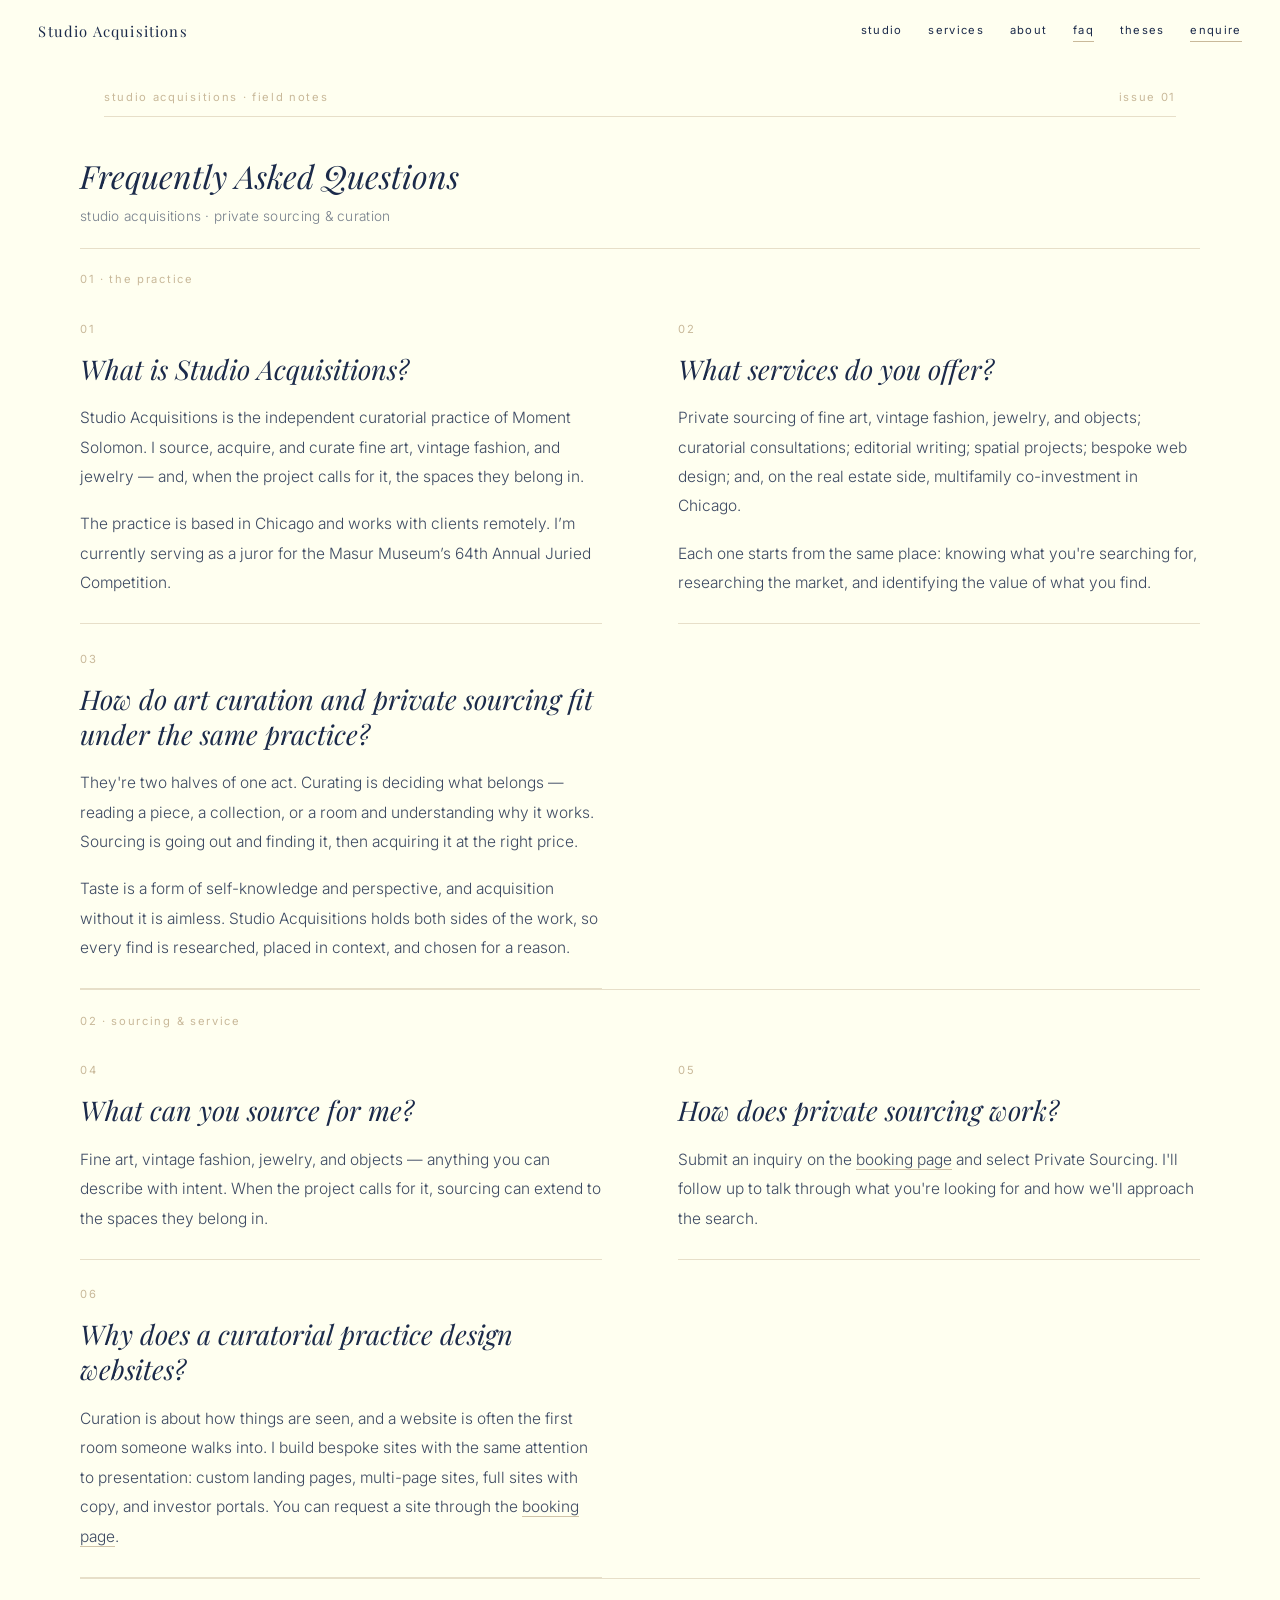
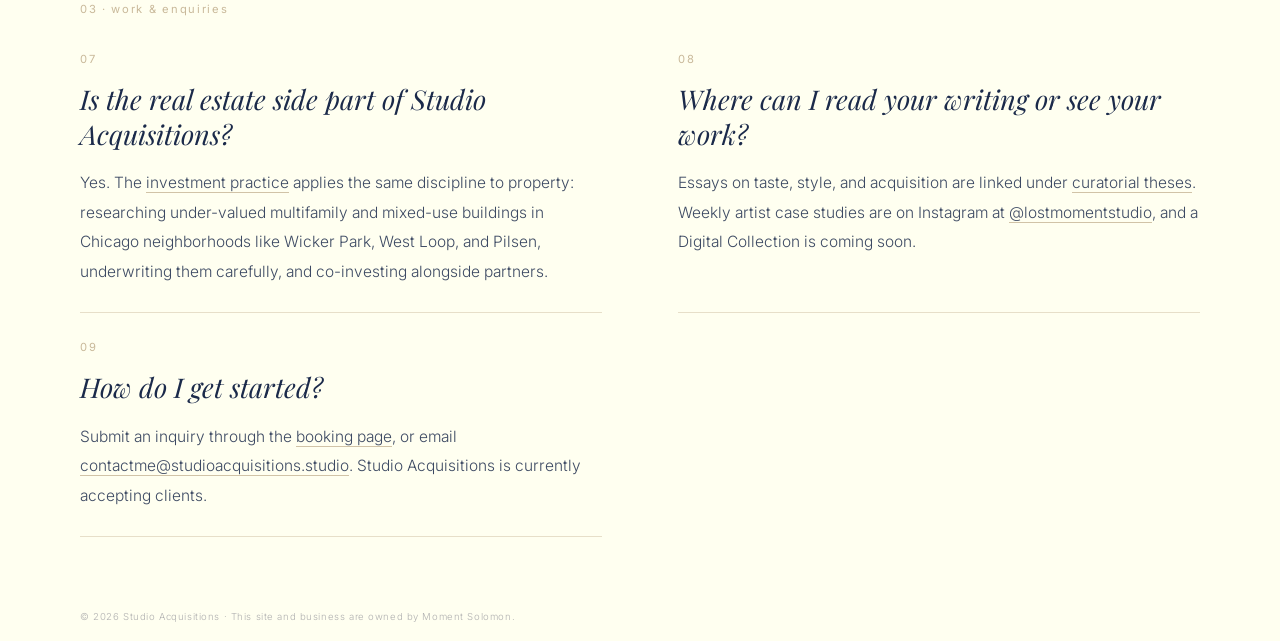
<file: nashia-invest/faq.html>
<!DOCTYPE html>
<html lang="en"><head><meta charset="UTF-8"><meta name="viewport" content="width=device-width, initial-scale=1.0"><meta name="description" content="Frequently asked questions about Studio Acquisitions, private sourcing, art curation, and our services."><title>FAQ | Studio Acquisitions</title><link rel="stylesheet" href="styles.css"><script type="application/ld+json">{"@context":"https://schema.org","@graph":[{"@type":"FAQPage","mainEntity":[{"@type":"Question","name":"What is Studio Acquisitions?","acceptedAnswer":{"@type":"Answer","text":"Studio Acquisitions is the independent curatorial practice of Moment Solomon. I source, acquire, and curate fine art, vintage fashion, and jewelry, and when the project calls for it the spaces they belong in."}},{"@type":"Question","name":"What services do you offer?","acceptedAnswer":{"@type":"Answer","text":"Private sourcing of fine art, vintage fashion, jewelry, and objects; curatorial consultations; editorial writing; spatial projects; bespoke web design; and multifamily co-investment in Chicago."}},{"@type":"Question","name":"How do art curation and private sourcing fit under the same practice?","acceptedAnswer":{"@type":"Answer","text":"Curation is deciding what belongs. Sourcing is finding it and acquiring it at the right price."}},{"@type":"Question","name":"What can you source for me?","acceptedAnswer":{"@type":"Answer","text":"Fine art, vintage fashion, jewelry, and objects."}},{"@type":"Question","name":"How does private sourcing work?","acceptedAnswer":{"@type":"Answer","text":"Submit an inquiry on the booking page and select Private Sourcing."}},{"@type":"Question","name":"Why does a curatorial practice design websites?","acceptedAnswer":{"@type":"Answer","text":"A website is often the first room someone walks into. I build bespoke sites with the same attention to presentation."}},{"@type":"Question","name":"Is the real estate side part of Studio Acquisitions?","acceptedAnswer":{"@type":"Answer","text":"Yes. The investment practice researches under-valued multifamily and mixed-use buildings in Chicago and co-invests alongside partners."}},{"@type":"Question","name":"Where can I read your writing or see your work?","acceptedAnswer":{"@type":"Answer","text":"Essays are linked under curatorial theses. Weekly artist case studies are on Instagram at @lostmomentstudio."}},{"@type":"Question","name":"How do I get started?","acceptedAnswer":{"@type":"Answer","text":"Submit an inquiry through booking, or email contactme@studioacquisitions.studio. Studio Acquisitions is currently accepting clients."}}]}]}</script></head>
<body class="page-faq"><header class="editorial-masthead"><a class="editorial-wordmark" href="index.html">Studio Acquisitions</a><nav aria-label="Primary navigation"><a href="index.html">studio</a><a href="services.html">services</a><a href="about.html">about</a><a href="faq.html" aria-current="page">faq</a><a href="essays.html">theses</a><a href="booking.html" class="nav-cta">enquire</a></nav></header>
<figure class="hang"><img src="studio-bg.jpg" alt="Studio wall in charcoal and ink: drawings pinned above a large charcoal portrait of an upturned face on black paper"></figure>
<main class="sheet"><div class="magazine-meta"><span>STUDIO ACQUISITIONS · FIELD NOTES</span><span>ISSUE 01</span></div><header class="sheet-fade"><h1 class="sheet-title">Frequently Asked Questions</h1><p class="sheet-subtitle">studio acquisitions &middot; private sourcing &amp; curation</p></header><div class="sheet-line sheet-fade"></div>
<section class="sheet-list" aria-label="Frequently asked questions"><div class="faq-chapter"><p>01 · THE PRACTICE</p></div>
<article class="sheet-item sheet-fade"><p class="sheet-number">01</p><h2 class="sheet-question">What is Studio Acquisitions?</h2><div class="sheet-prose"><p>Studio Acquisitions is the independent curatorial practice of Moment Solomon. I source, acquire, and curate fine art, vintage fashion, and jewelry — and, when the project calls for it, the spaces they belong in.</p><p>The practice is based in Chicago and works with clients remotely. I&rsquo;m currently serving as a juror for the Masur Museum&rsquo;s 64th Annual Juried Competition.</p></div></article>
<article class="sheet-item sheet-fade"><p class="sheet-number">02</p><h2 class="sheet-question">What services do you offer?</h2><div class="sheet-prose"><p>Private sourcing of fine art, vintage fashion, jewelry, and objects; curatorial consultations; editorial writing; spatial projects; bespoke web design; and, on the real estate side, multifamily co-investment in Chicago.</p><p>Each one starts from the same place: knowing what you're searching for, researching the market, and identifying the value of what you find.</p></div></article>
<article class="sheet-item sheet-fade"><p class="sheet-number">03</p><h2 class="sheet-question">How do art curation and private sourcing fit under the same practice?</h2><div class="sheet-prose"><p>They're two halves of one act. Curating is deciding what belongs — reading a piece, a collection, or a room and understanding why it works. Sourcing is going out and finding it, then acquiring it at the right price.</p><p>Taste is a form of self-knowledge and perspective, and acquisition without it is aimless. Studio Acquisitions holds both sides of the work, so every find is researched, placed in context, and chosen for a reason.</p></div></article>
<div class="faq-chapter"><p>02 · SOURCING &amp; SERVICE</p></div>
<article class="sheet-item sheet-fade"><p class="sheet-number">04</p><h2 class="sheet-question">What can you source for me?</h2><div class="sheet-prose"><p>Fine art, vintage fashion, jewelry, and objects — anything you can describe with intent. When the project calls for it, sourcing can extend to the spaces they belong in.</p></div></article>
<article class="sheet-item sheet-fade"><p class="sheet-number">05</p><h2 class="sheet-question">How does private sourcing work?</h2><div class="sheet-prose"><p>Submit an inquiry on the <a href="booking.html">booking page</a> and select Private Sourcing. I'll follow up to talk through what you're looking for and how we'll approach the search.</p></div></article>
<article class="sheet-item sheet-fade"><p class="sheet-number">06</p><h2 class="sheet-question">Why does a curatorial practice design websites?</h2><div class="sheet-prose"><p>Curation is about how things are seen, and a website is often the first room someone walks into. I build bespoke sites with the same attention to presentation: custom landing pages, multi-page sites, full sites with copy, and investor portals. You can request a site through the <a href="booking.html">booking page</a>.</p></div></article>
<div class="faq-chapter"><p>03 · WORK &amp; ENQUIRIES</p></div>
<article class="sheet-item sheet-fade"><p class="sheet-number">07</p><h2 class="sheet-question">Is the real estate side part of Studio Acquisitions?</h2><div class="sheet-prose"><p>Yes. The <a href="invest.html">investment practice</a> applies the same discipline to property: researching under-valued multifamily and mixed-use buildings in Chicago neighborhoods like Wicker Park, West Loop, and Pilsen, underwriting them carefully, and co-investing alongside partners.</p></div></article>
<article class="sheet-item sheet-fade"><p class="sheet-number">08</p><h2 class="sheet-question">Where can I read your writing or see your work?</h2><div class="sheet-prose"><p>Essays on taste, style, and acquisition are linked under <a href="essays.html">curatorial theses</a>. Weekly artist case studies are on Instagram at <a href="https://www.instagram.com/lostmomentstudio/" target="_blank" rel="noopener">@lostmomentstudio</a>, and a Digital Collection is coming soon.</p></div></article>
<article class="sheet-item sheet-fade"><p class="sheet-number">09</p><h2 class="sheet-question">How do I get started?</h2><div class="sheet-prose"><p>Submit an inquiry through the <a href="booking.html">booking page</a>, or email <a href="mailto:contactme@studioacquisitions.studio">contactme@studioacquisitions.studio</a>. Studio Acquisitions is currently accepting clients.</p></div></article></section>
<p class="sheet-owner">&copy; 2026 Studio Acquisitions &middot; This site and business are owned by Moment Solomon.</p></main></body></html>
</file>
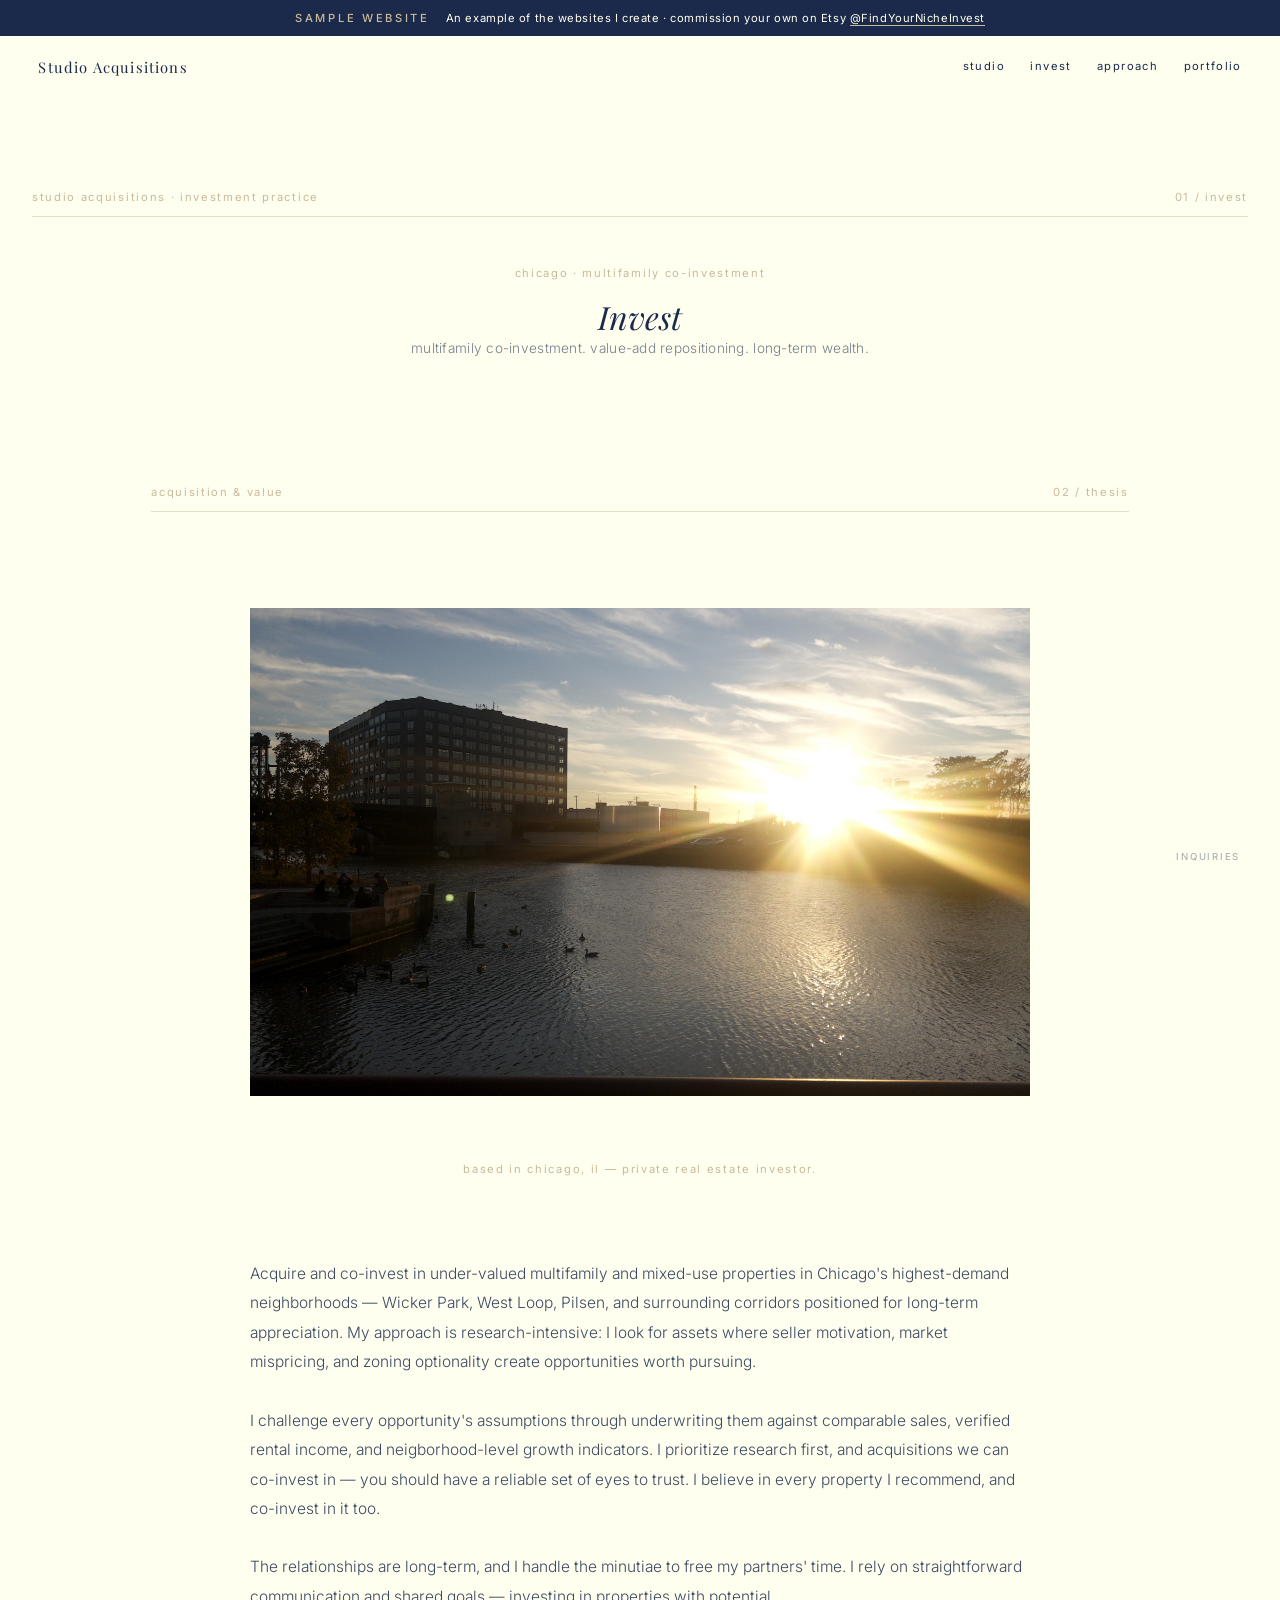
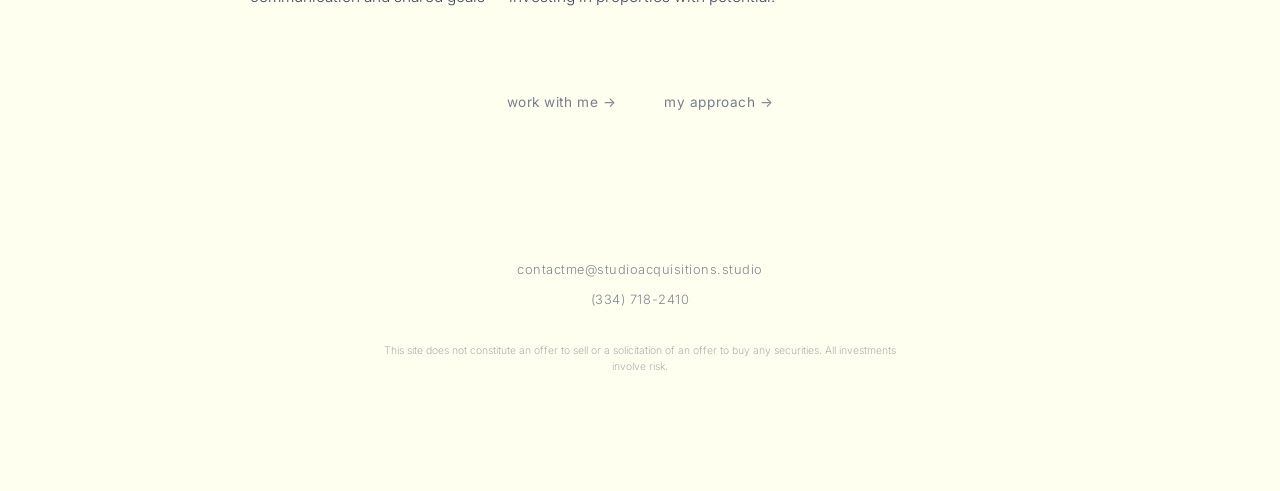
<file: nashia-invest/invest.html>
<!DOCTYPE html>
<html lang="en"><head><meta charset="UTF-8"><meta name="viewport" content="width=device-width, initial-scale=1.0"><meta name="description" content="Studio Acquisitions invests in undervalued multifamily and mixed-use real estate in Chicago."><title>Sample Website: Invest | Studio Acquisitions</title><link rel="stylesheet" href="styles.css"><script type="application/ld+json">{"@context":"https://schema.org","@type":"WebPage","name":"Invest - Studio Acquisitions","url":"https://studioacquisitions.studio/invest.html"}</script></head>
<body class="page-invest">
<div class="sample-banner" role="note"><span class="sample-banner-label">Sample website</span><span class="sample-banner-text">An example of the websites I create &middot; commission your own on Etsy <a href="https://www.etsy.com/shop/FindYourNicheInvest" target="_blank" rel="noopener">@FindYourNicheInvest</a></span></div><header class="editorial-masthead"><a class="editorial-wordmark" href="index.html">Studio Acquisitions</a><nav aria-label="Investment practice"><a href="index.html">studio</a><a href="invest.html">invest</a><a href="approach.html">approach</a><a href="portfolio.html">portfolio</a></nav></header>
<section class="hero fade-in investment-cover"><div class="magazine-meta"><span>STUDIO ACQUISITIONS · INVESTMENT PRACTICE</span><span>01 / INVEST</span></div><p class="editorial-kicker">CHICAGO · MULTIFAMILY CO-INVESTMENT</p><h1 class="hero-title">Invest</h1><div class="hero-line"></div><p class="hero-tagline">multifamily co-investment. value-add repositioning. long-term wealth.</p></section>
<div class="page-wrapper investment-details"><div class="magazine-meta"><span>ACQUISITION &amp; VALUE</span><span>02 / THESIS</span></div><div class="image-block fade-in"><img src="IMG_1352.jpg" alt="Sunset over the water in Chicago, with a mid-rise building and a red geometric railing in the foreground"></div><p class="identifier-line fade-in">Based in Chicago, IL — private real estate investor.</p>
<div class="summary fade-in"><p>Acquire and co-invest in under-valued multifamily and mixed-use properties in Chicago's highest-demand neighborhoods — Wicker Park, West Loop, Pilsen, and surrounding corridors positioned for long-term appreciation. My approach is research-intensive: I look for assets where seller motivation, market mispricing, and zoning optionality create opportunities worth pursuing.</p><p>I challenge every opportunity's assumptions through underwriting them against comparable sales, verified rental income, and neigborhood-level growth indicators. I prioritize research first, and acquisitions we can co-invest in — you should have a reliable set of eyes to trust. I believe in every property I recommend, and co-invest in it too.</p><p>The relationships are long-term, and I handle the minutiae to free my partners' time. I rely on straightforward communication and shared goals — investing in properties with potential.</p></div>
<div class="links-row fade-in"><a href="portfolio.html">work with me &rarr;</a><a href="approach.html">my approach &rarr;</a></div><footer class="site-footer fade-in"><p class="footer-contact"><a href="mailto:contactme@studioacquisitions.studio">contactme@studioacquisitions.studio</a></p><p class="footer-contact">(334) 718-2410</p><p class="disclaimer">This site does not constitute an offer to sell or a solicitation of an offer to buy any securities. All investments involve risk.</p></footer></div>
<div class="inquiries-trigger"><a href="#" id="inquiries-open">inquiries</a></div><div class="inquiries-overlay" id="inquiries-overlay"></div><div class="inquiries-popup" id="inquiries-popup"><button class="inquiries-close" id="inquiries-close">&times;</button><form action="https://formspree.io/f/xjykkzdd" method="POST"><input type="email" name="email" placeholder="your email" required><button type="submit">submit</button></form></div><script src="script.js"></script></body></html>
</file>
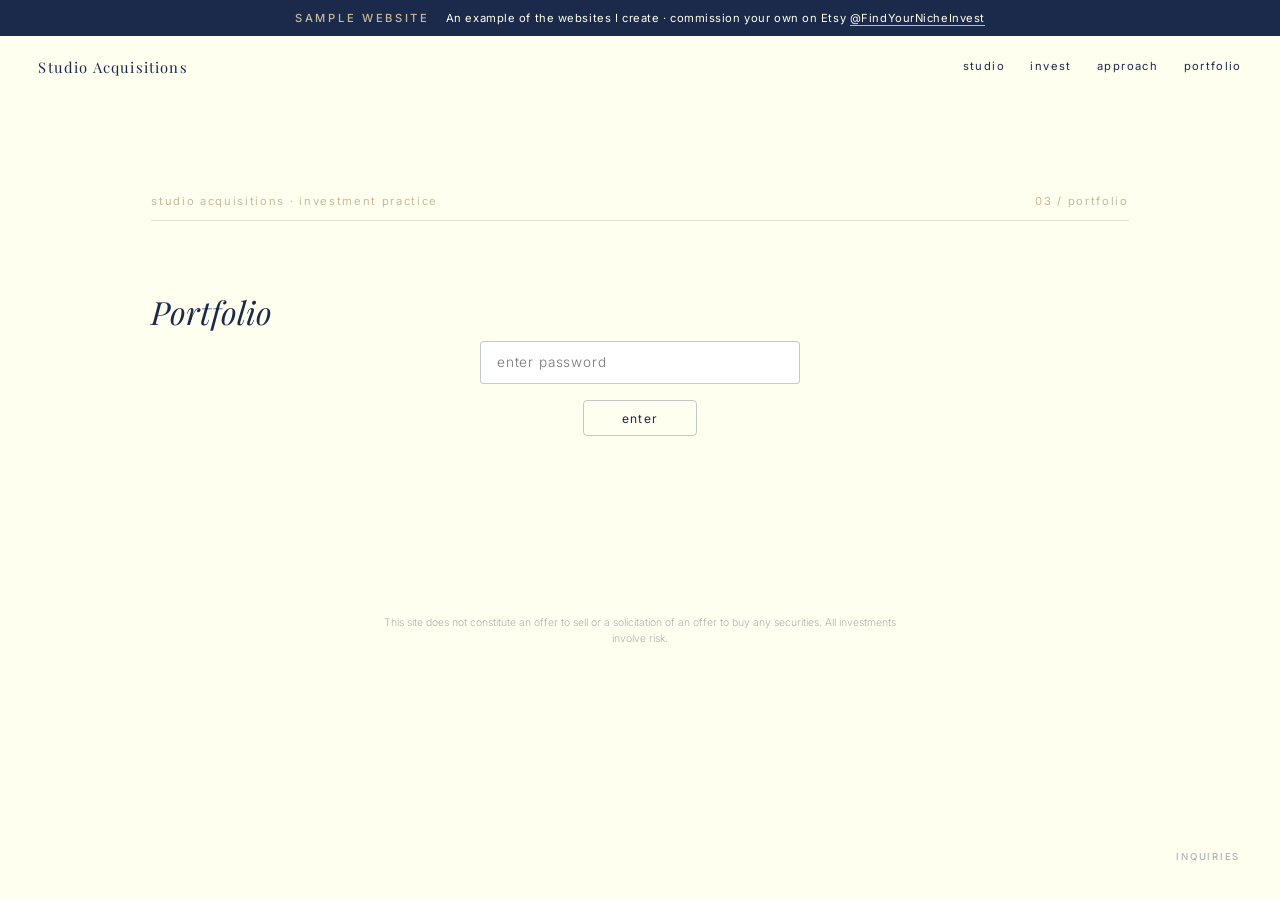
<file: nashia-invest/portfolio.html>
<!DOCTYPE html>
<html lang="en"><head><meta charset="UTF-8"><meta name="viewport" content="width=device-width, initial-scale=1.0"><meta name="description" content="Studio Acquisitions multifamily and mixed-use real estate portfolio."><title>Sample Website: Portfolio | Studio Acquisitions</title><link rel="stylesheet" href="styles.css"><script type="application/ld+json">{"@context":"https://schema.org","@type":"WebPage","name":"Investment Portfolio - Studio Acquisitions","url":"https://studioacquisitions.studio/portfolio.html"}</script></head>
<body class="page-portfolio">
<div class="sample-banner" role="note"><span class="sample-banner-label">Sample website</span><span class="sample-banner-text">An example of the websites I create &middot; commission your own on Etsy <a href="https://www.etsy.com/shop/FindYourNicheInvest" target="_blank" rel="noopener">@FindYourNicheInvest</a></span></div><header class="editorial-masthead"><a class="editorial-wordmark" href="index.html">Studio Acquisitions</a><nav aria-label="Investment practice"><a href="index.html">studio</a><a href="invest.html">invest</a><a href="approach.html">approach</a><a href="portfolio.html">portfolio</a></nav></header>
<div class="page-wrapper"><div class="magazine-meta"><span>STUDIO ACQUISITIONS · INVESTMENT PRACTICE</span><span>03 / PORTFOLIO</span></div><h1 class="page-title fade-in">Portfolio</h1><div class="password-gate fade-in" id="password-gate"><input type="password" placeholder="enter password"><button type="button">enter</button><p class="password-error">Incorrect password.</p></div>
<div class="protected-content" id="protected-content"><div class="spreadsheet-container fade-in"><p style="text-align:center; opacity:0.35; padding:4rem 0; font-size:0.8rem; letter-spacing:0.06em;"><iframe title="Studio Acquisitions investment portfolio spreadsheet" src="https://docs.google.com/spreadsheets/d/e/2PACX-1vSkaMp9BbEMpcoqt7sT9fw3DSktGnEITktIPc_Hq2xU-8u-avgfddeB31hghQRLsOr87TwK0SRSuXhl/pubhtml?gid=929392400&amp;single=true&amp;widget=true&amp;headers=false"></iframe></p></div><div class="divider"></div>
<div class="entry fade-in"><p class="entry-number">01</p><h3 class="entry-title">Wicker Park Multifamily — 4 Units</h3><p class="entry-text">Identified multifamily property in Wicker Park on September 2026, priced below comparable listings, with an estimated rental income of $x/mo. It went pending the next day. Final sale still pending.</p></div><div class="entry fade-in"><p class="entry-number">02</p><h3 class="entry-title">Wicker Park Walkup — 2 Units</h3><p class="entry-text">Value-add proposition identified September 2026, a unit generating existing income with an asking price that had room to negotiate downward. Listing received an offer the same day. Final sale pending.</p></div><div class="entry fade-in"><p class="entry-number">03</p><h3 class="entry-title">Mid-Rise Repositioning — 120 Units</h3><p class="entry-text">A mid-rise concrete construction asset in an infill urban location. The previous ownership group under-invested in the property during a period of significant neighborhood transformation. Our strategy involves a comprehensive renovation of unit interiors, lobby, and amenity spaces to capture the substantial rent premium commanded by recently delivered competing properties.</p></div></div>
<footer class="site-footer fade-in" style="margin-top:4rem"><p class="disclaimer">This site does not constitute an offer to sell or a solicitation of an offer to buy any securities. All investments involve risk.</p></footer></div>
<div class="inquiries-trigger"><a href="#" id="inquiries-open">inquiries</a></div><div class="inquiries-overlay" id="inquiries-overlay"></div><div class="inquiries-popup" id="inquiries-popup"><button class="inquiries-close" id="inquiries-close">&times;</button><form action="https://formspree.io/f/xjykkzdd" method="POST"><input type="email" name="email" placeholder="your email" required><button type="submit">submit</button></form></div><script src="script.js"></script></body></html>
</file>
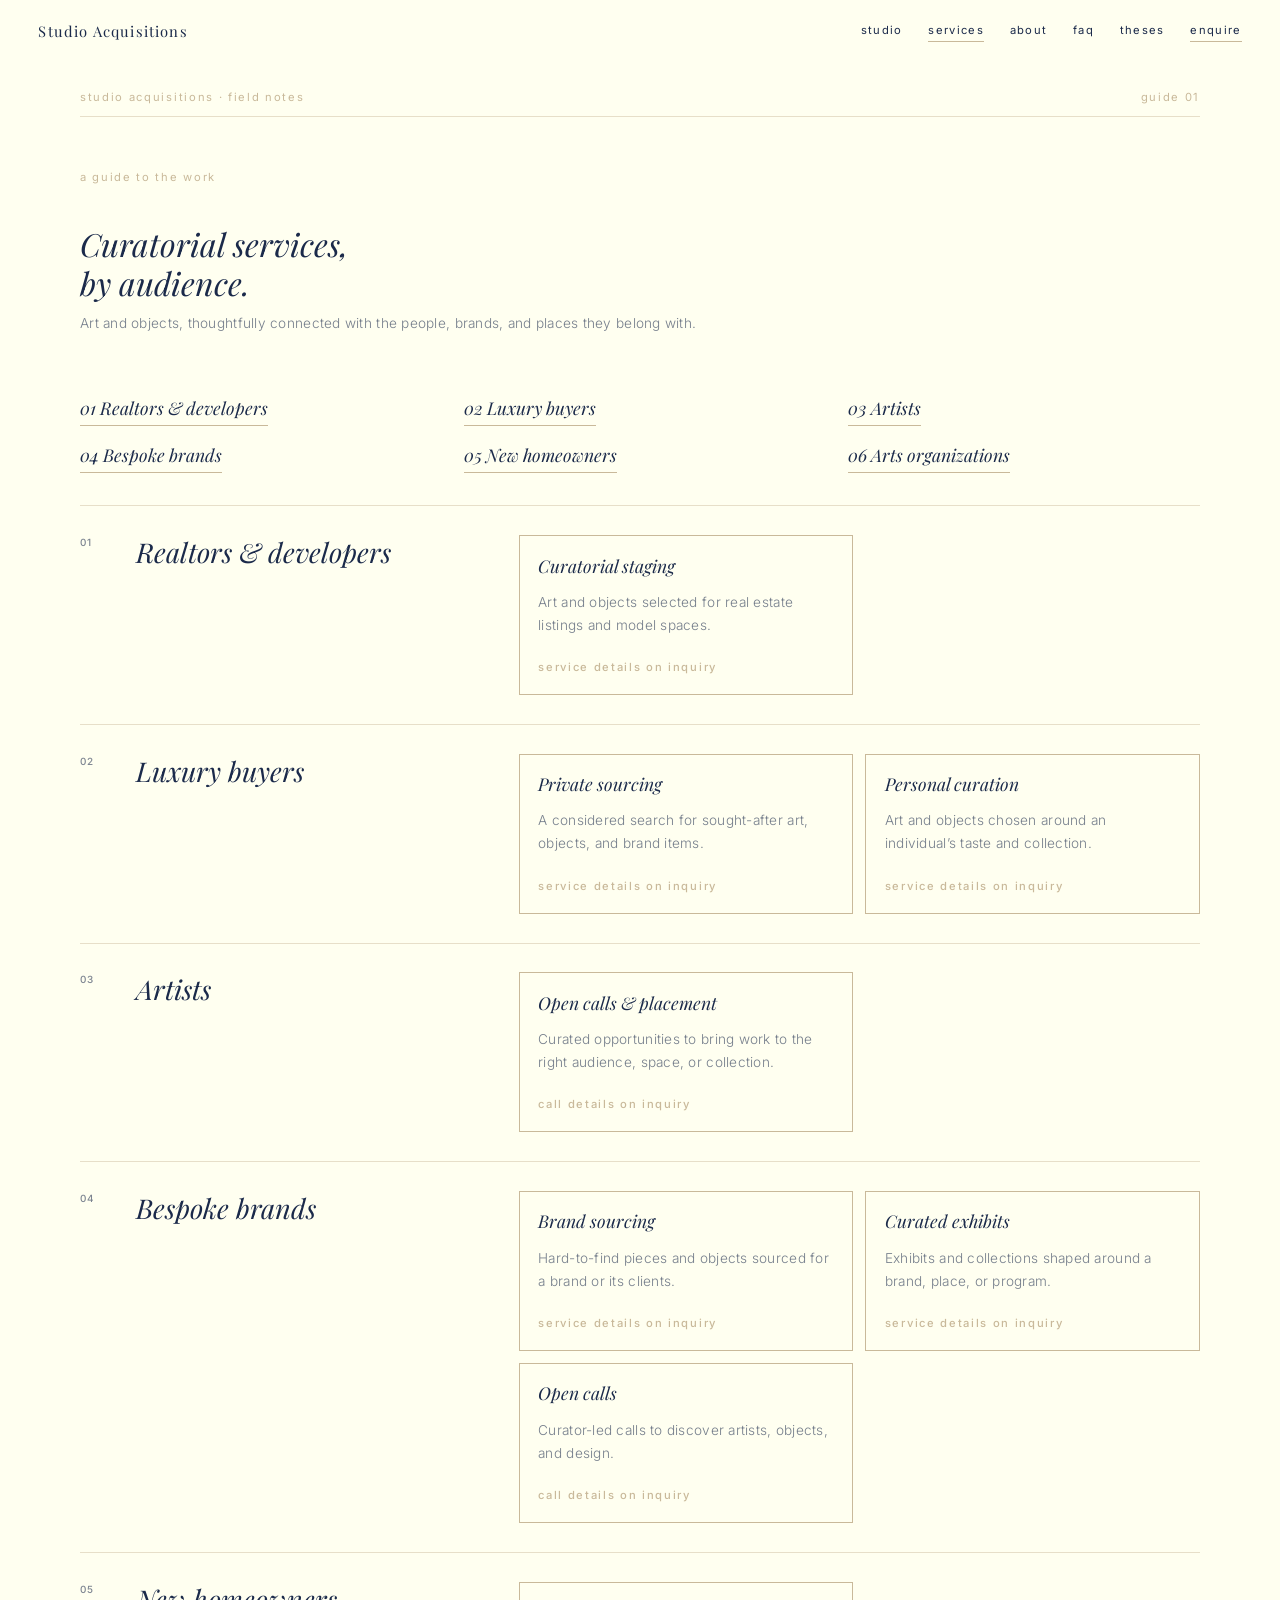
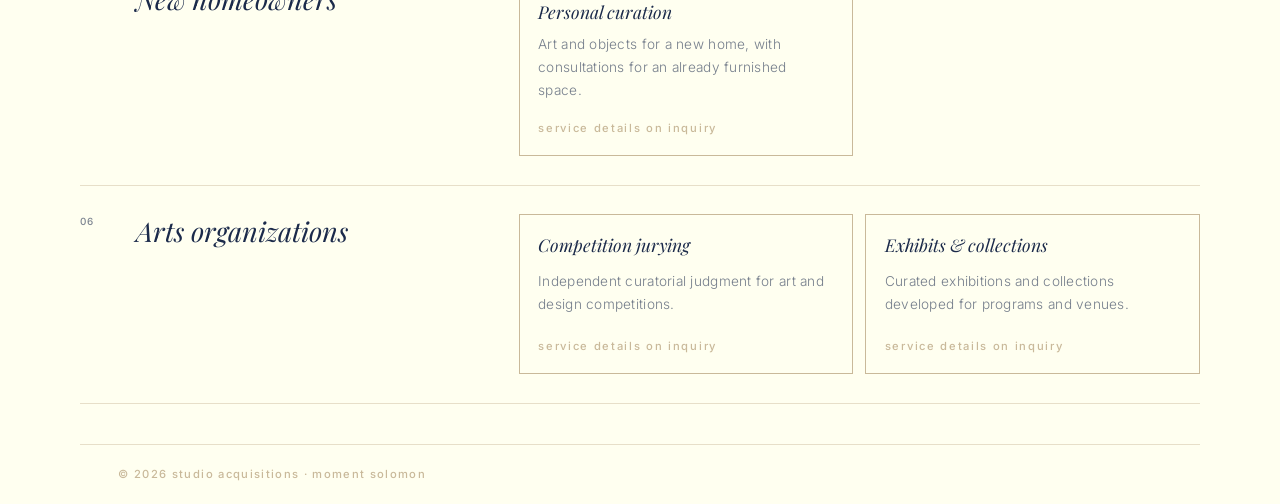
<file: nashia-invest/services.html>
<!DOCTYPE html>
<html lang="en"><head><meta charset="UTF-8"><meta name="viewport" content="width=device-width, initial-scale=1.0"><meta name="description" content="Curatorial services by audience: private sourcing, personal curation, curatorial staging, open calls, jurying, exhibitions, and collections."><title>Services | Studio Acquisitions</title><link rel="stylesheet" href="styles.css"></head>
<body class="page-services"><header class="editorial-masthead"><a class="editorial-wordmark" href="index.html">Studio Acquisitions</a><nav aria-label="Primary navigation"><a href="index.html">studio</a><a href="services.html" aria-current="page">services</a><a href="about.html">about</a><a href="faq.html">faq</a><a href="essays.html">theses</a><a href="booking.html" class="nav-cta">enquire</a></nav></header>
<main class="services-editorial"><div class="magazine-meta"><span>STUDIO ACQUISITIONS · FIELD NOTES</span><span>GUIDE 01</span></div><header class="services-heading"><p class="editorial-kicker">A GUIDE TO THE WORK</p><h1>Curatorial services,<br>by audience.</h1><p class="services-deck">Art and objects, thoughtfully connected with the people, brands, and places they belong with.</p></header>
<nav class="services-index" aria-label="Browse services by audience"><a href="#realtors">01 Realtors &amp; developers</a><a href="#buyers">02 Luxury buyers</a><a href="#artists">03 Artists</a><a href="#brands">04 Bespoke brands</a><a href="#homeowners">05 New homeowners</a><a href="#organizations">06 Arts organizations</a></nav>
<section class="services-audience" id="realtors"><p class="services-number">01</p><h2>Realtors &amp; developers</h2><div class="service-options"><article><h3>Curatorial staging</h3><p>Art and objects selected for real estate listings and model spaces.</p><span>Service details on inquiry</span></article></div></section>
<section class="services-audience" id="buyers"><p class="services-number">02</p><h2>Luxury buyers</h2><div class="service-options"><article><h3>Private sourcing</h3><p>A considered search for sought-after art, objects, and brand items.</p><span>Service details on inquiry</span></article><article><h3>Personal curation</h3><p>Art and objects chosen around an individual’s taste and collection.</p><span>Service details on inquiry</span></article></div></section>
<section class="services-audience" id="artists"><p class="services-number">03</p><h2>Artists</h2><div class="service-options"><article><h3>Open calls &amp; placement</h3><p>Curated opportunities to bring work to the right audience, space, or collection.</p><span>Call details on inquiry</span></article></div></section>
<section class="services-audience" id="brands"><p class="services-number">04</p><h2>Bespoke brands</h2><div class="service-options"><article><h3>Brand sourcing</h3><p>Hard-to-find pieces and objects sourced for a brand or its clients.</p><span>Service details on inquiry</span></article><article><h3>Curated exhibits</h3><p>Exhibits and collections shaped around a brand, place, or program.</p><span>Service details on inquiry</span></article><article><h3>Open calls</h3><p>Curator-led calls to discover artists, objects, and design.</p><span>Call details on inquiry</span></article></div></section>
<section class="services-audience" id="homeowners"><p class="services-number">05</p><h2>New homeowners</h2><div class="service-options"><article><h3>Personal curation</h3><p>Art and objects for a new home, with consultations for an already furnished space.</p><span>Service details on inquiry</span></article></div></section>
<section class="services-audience" id="organizations"><p class="services-number">06</p><h2>Arts organizations</h2><div class="service-options"><article><h3>Competition jurying</h3><p>Independent curatorial judgment for art and design competitions.</p><span>Service details on inquiry</span></article><article><h3>Exhibits &amp; collections</h3><p>Curated exhibitions and collections developed for programs and venues.</p><span>Service details on inquiry</span></article></div></section>
<footer class="editorial-footer"><span>© 2026 STUDIO ACQUISITIONS · MOMENT SOLOMON</span></footer></main></body></html>
</file>
<file: nashia-invest/styles.css>
@import url('https://fonts.googleapis.com/css2?family=Playfair+Display:ital,wght@0,400;0,500;0,600;1,400&family=Inter:wght@200;300;400;500;600&display=swap');

*,
*::before,
*::after {
  margin: 0;
  padding: 0;
  box-sizing: border-box;
}

:root {
  --bg: #FFFFF0;
  --text: #1B2A4A;
  --white: #FFFFFF;
  --gold: #C9B99A;
  --gray-light: #B0B0B0;
  --font-heading: 'Playfair Display', Georgia, serif;
  --font-body: 'Inter', -apple-system, sans-serif;
}

html {
  scroll-behavior: smooth;
}

body {
  background-color: var(--bg);
  color: var(--text);
  font-family: var(--font-body);
  font-weight: 300;
  line-height: 1.7;
  font-size: 16px;
  -webkit-font-smoothing: antialiased;
  -moz-osx-font-smoothing: grayscale;
}

/* ── Fade-in on load ── */

.fade-in {
  opacity: 0;
  transform: translateY(12px);
  transition: opacity 0.8s ease, transform 0.8s ease;
}

.fade-in.visible {
  opacity: 1;
  transform: translateY(0);
}

/* ── Navigation ── */

.site-nav {
  position: fixed;
  top: 0;
  right: 0;
  padding: 2rem 2.5rem;
  z-index: 100;
  display: flex;
  gap: 2rem;
}

.site-nav a {
  font-family: var(--font-body);
  font-size: 0.7rem;
  font-weight: 400;
  letter-spacing: 0.12em;
  text-transform: lowercase;
  text-decoration: none;
  color: var(--text);
  opacity: 0.5;
  transition: opacity 0.3s ease;
}

.site-nav a:hover {
  opacity: 1;
}

/* ── Page wrapper ── */

.page-wrapper {
  max-width: 860px;
  margin: 0 auto;
  padding: 0 2rem 6rem;
}

/* ── Hero (index) ── */

.hero {
  min-height: 100vh;
  display: flex;
  flex-direction: column;
  justify-content: center;
  align-items: center;
  text-align: center;
  padding: 0 2rem;
}

.hero-title {
  font-family: var(--font-heading);
  font-size: clamp(3.5rem, 8vw, 7rem);
  font-weight: 400;
  letter-spacing: 0.02em;
  color: var(--text);
}

.hero-line {
  width: 60px;
  height: 1px;
  background-color: var(--gold);
  margin: 2.5rem auto;
}

.hero-tagline {
  font-size: 0.85rem;
  font-weight: 300;
  letter-spacing: 0.06em;
  color: var(--text);
  opacity: 0.55;
  text-transform: lowercase;
}

/* ── Image block ── */

.image-block {
  margin: 6rem auto 4rem;
  max-width: 780px;
  aspect-ratio: 16 / 10;
  border-radius: 8px;
  overflow: hidden;
  box-shadow: 0 8px 40px rgba(27, 42, 74, 0.08);
  background-color: #e8e6df;
}

.image-block img {
  width: 100%;
  height: 100%;
  object-fit: cover;
  display: block;
}

/* ── Identifier line ── */

.identifier-line {
  text-align: center;
  font-size: 0.8rem;
  font-weight: 300;
  letter-spacing: 0.04em;
  opacity: 0.5;
  margin-bottom: 5rem;
}

/* ── Summary section ── */

.summary {
  max-width: 620px;
  margin: 0 auto 5rem;
}

.summary p {
  font-size: 0.95rem;
  line-height: 1.85;
  margin-bottom: 1.8rem;
  color: var(--text);
  opacity: 0.75;
}

/* ── Text links row ── */

.links-row {
  display: flex;
  justify-content: center;
  gap: 3rem;
  margin-bottom: 6rem;
}

.links-row a {
  font-family: var(--font-body);
  font-size: 0.85rem;
  font-weight: 400;
  letter-spacing: 0.04em;
  color: var(--text);
  text-decoration: none;
  opacity: 0.6;
  position: relative;
  transition: opacity 0.3s ease;
}

.links-row a::after {
  content: '';
  position: absolute;
  bottom: -3px;
  left: 0;
  width: 0;
  height: 1px;
  background-color: var(--gold);
  transition: width 0.3s ease;
}

.links-row a:hover {
  opacity: 1;
}

.links-row a:hover::after {
  width: 100%;
}

/* ── Footer ── */

.site-footer {
  border-top: 1px solid var(--gold);
  padding-top: 3rem;
  text-align: center;
}

.footer-contact {
  font-size: 0.8rem;
  font-weight: 300;
  letter-spacing: 0.04em;
  opacity: 0.55;
  margin-bottom: 0.5rem;
}

.footer-contact a {
  color: var(--text);
  text-decoration: none;
  transition: opacity 0.3s ease;
}

.footer-contact a:hover {
  opacity: 0.8;
}

.disclaimer {
  font-size: 0.65rem;
  font-weight: 300;
  color: var(--gray-light);
  line-height: 1.6;
  max-width: 540px;
  margin: 2rem auto 0;
}

/* ── Page titles ── */

.page-title {
  font-family: var(--font-heading);
  font-size: clamp(2.5rem, 5vw, 4rem);
  font-weight: 400;
  letter-spacing: 0.02em;
  padding-top: 8rem;
  margin-bottom: 4rem;
}

/* ── Password gate (portfolio) ── */

.password-gate {
  max-width: 320px;
  margin: 0 auto 4rem;
  text-align: center;
}

.password-gate input[type="password"] {
  width: 100%;
  padding: 0.8rem 1rem;
  font-family: var(--font-body);
  font-size: 0.85rem;
  font-weight: 300;
  letter-spacing: 0.06em;
  color: var(--text);
  background: var(--white);
  border: 1px solid rgba(27, 42, 74, 0.12);
  border-radius: 4px;
  outline: none;
  transition: border-color 0.3s ease;
}

.password-gate input[type="password"]:focus {
  border-color: var(--gold);
}

.password-gate button {
  margin-top: 1rem;
  padding: 0.6rem 2.4rem;
  font-family: var(--font-body);
  font-size: 0.75rem;
  font-weight: 400;
  letter-spacing: 0.1em;
  text-transform: lowercase;
  color: var(--text);
  background: transparent;
  border: 1px solid rgba(27, 42, 74, 0.15);
  border-radius: 4px;
  cursor: pointer;
  transition: opacity 0.3s ease, border-color 0.3s ease;
}

.password-gate button:hover {
  opacity: 0.7;
  border-color: var(--gold);
}

.password-error {
  font-size: 0.75rem;
  color: #c0392b;
  opacity: 0;
  margin-top: 0.8rem;
  transition: opacity 0.3s ease;
}

.password-error.show {
  opacity: 0.7;
}

/* ── Protected content ── */

.protected-content {
  display: none;
}

.protected-content.unlocked {
  display: block;
}

/* ── Spreadsheet embed ── */

.spreadsheet-container {
  width: 100%;
  min-height: 500px;
  background: var(--white);
  border: 1px solid rgba(27, 42, 74, 0.06);
  border-radius: 6px;
  padding: 1.5rem;
  margin-bottom: 4rem;
}

.spreadsheet-container iframe {
  width: 100%;
  height: 500px;
  border: none;
}

/* ── Divider ── */

.divider {
  width: 100%;
  height: 1px;
  background-color: var(--gold);
  opacity: 0.4;
  margin: 3rem 0;
}

/* ── Numbered entries ── */

.entry {
  margin-bottom: 4rem;
}

.entry-number {
  font-family: var(--font-body);
  font-size: 0.7rem;
  font-weight: 400;
  letter-spacing: 0.15em;
  color: var(--gold);
  margin-bottom: 1rem;
}

.entry-title {
  font-family: var(--font-heading);
  font-size: 1.4rem;
  font-weight: 400;
  margin-bottom: 1rem;
}

.entry-text {
  font-size: 0.9rem;
  line-height: 1.85;
  opacity: 0.7;
}

/* ── Approach sections ── */

.approach-section {
  margin-bottom: 5rem;
}

.approach-number {
  font-family: var(--font-body);
  font-size: 0.7rem;
  font-weight: 400;
  letter-spacing: 0.15em;
  color: var(--gold);
  margin-bottom: 1.2rem;
}

.approach-heading {
  font-family: var(--font-heading);
  font-size: 1.5rem;
  font-weight: 400;
  margin-bottom: 1.2rem;
}

.approach-text {
  font-size: 0.9rem;
  line-height: 1.85;
  opacity: 0.7;
  max-width: 620px;
}

/* ── Closing line ── */

.closing-line {
  text-align: center;
  margin: 4rem 0 6rem;
}

.closing-line p {
  font-size: 0.9rem;
  font-weight: 300;
  opacity: 0.6;
  margin-bottom: 1rem;
}

.closing-line a {
  font-size: 0.85rem;
  font-weight: 400;
  letter-spacing: 0.04em;
  color: var(--text);
  text-decoration: none;
  opacity: 0.6;
  position: relative;
  transition: opacity 0.3s ease;
  cursor: pointer;
}

.closing-line a::after {
  content: '';
  position: absolute;
  bottom: -3px;
  left: 0;
  width: 0;
  height: 1px;
  background-color: var(--gold);
  transition: width 0.3s ease;
}

.closing-line a:hover {
  opacity: 1;
}

.closing-line a:hover::after {
  width: 100%;
}

/* ── Inquiries trigger ── */

.inquiries-trigger {
  position: fixed;
  bottom: 2rem;
  right: 2.5rem;
  z-index: 200;
}

.inquiries-trigger a {
  font-family: var(--font-body);
  font-size: 0.6rem;
  font-weight: 500;
  letter-spacing: 0.18em;
  text-transform: uppercase;
  text-decoration: none;
  color: var(--text);
  opacity: 0.35;
  transition: opacity 0.3s ease;
  cursor: pointer;
}

.inquiries-trigger a:hover {
  opacity: 0.7;
}

/* ── Inquiries popup ── */

.inquiries-overlay {
  position: fixed;
  inset: 0;
  background: rgba(27, 42, 74, 0.08);
  z-index: 900;
  opacity: 0;
  visibility: hidden;
  transition: opacity 0.3s ease, visibility 0.3s ease;
}

.inquiries-overlay.open {
  opacity: 1;
  visibility: visible;
}

.inquiries-popup {
  position: fixed;
  bottom: 4rem;
  right: 2.5rem;
  z-index: 1000;
  background: var(--white);
  border-radius: 6px;
  padding: 2rem 2rem 1.8rem;
  width: 300px;
  box-shadow: 0 12px 48px rgba(27, 42, 74, 0.1);
  opacity: 0;
  visibility: hidden;
  transform: translateY(10px);
  transition: opacity 0.3s ease, visibility 0.3s ease, transform 0.3s ease;
}

.inquiries-popup.open {
  opacity: 1;
  visibility: visible;
  transform: translateY(0);
}

.inquiries-popup input[type="email"] {
  width: 100%;
  padding: 0.7rem 0.8rem;
  font-family: var(--font-body);
  font-size: 0.8rem;
  font-weight: 300;
  letter-spacing: 0.04em;
  color: var(--text);
  background: var(--bg);
  border: 1px solid rgba(27, 42, 74, 0.1);
  border-radius: 4px;
  outline: none;
  transition: border-color 0.3s ease;
}

.inquiries-popup input[type="email"]:focus {
  border-color: var(--gold);
}

.inquiries-popup button {
  margin-top: 0.8rem;
  width: 100%;
  padding: 0.6rem;
  font-family: var(--font-body);
  font-size: 0.7rem;
  font-weight: 400;
  letter-spacing: 0.1em;
  text-transform: lowercase;
  color: var(--text);
  background: transparent;
  border: 1px solid rgba(27, 42, 74, 0.12);
  border-radius: 4px;
  cursor: pointer;
  transition: opacity 0.3s ease, border-color 0.3s ease;
}

.inquiries-popup button:hover {
  opacity: 0.7;
  border-color: var(--gold);
}

.inquiries-close {
  position: absolute;
  top: 0.8rem;
  right: 1rem;
  font-size: 0.9rem;
  color: var(--text);
  opacity: 0.3;
  cursor: pointer;
  background: none;
  border: none;
  font-family: var(--font-body);
  transition: opacity 0.3s ease;
  line-height: 1;
}

.inquiries-close:hover {
  opacity: 0.6;
}

/* ── Booking nav pill ── */

.site-nav a.nav-booking {
  color: var(--bg);
  background-color: var(--text);
  padding: 0.25rem 0.75rem;
  margin: -0.25rem 0;
  border-radius: 999px;
  opacity: 0.9;
}

.site-nav a.nav-booking:hover {
  opacity: 1;
}

/* ── Left-hand nav pill (landing + FAQ), mirrors the booking pill ── */

.site-nav-left {
  position: fixed;
  top: 0;
  left: 0;
  padding: 2rem 2.5rem;
  z-index: 100;
  display: flex;
  gap: 0.6rem;
}

.site-nav-left a {
  font-family: var(--font-body);
  font-size: 0.7rem;
  font-weight: 400;
  letter-spacing: 0.12em;
  text-transform: lowercase;
  text-decoration: none;
  color: var(--bg);
  background-color: var(--text);
  padding: 0.25rem 0.75rem;
  margin: -0.25rem 0;
  border-radius: 999px;
  opacity: 0.9;
  transition: opacity 0.3s ease;
}

.site-nav-left a:hover {
  opacity: 1;
}

/* ── Sheet pages (About, FAQ): the studio photo is the top sheet of a stack.
      On load it covers the whole page, then slides most of the way off to
      the right, revealing the ivory sheet beneath. ── */

.hang {
  position: fixed;
  top: -6vh;
  left: 0;
  width: 100vw;
  height: 112vh;
  z-index: 5;
  pointer-events: none;
  box-shadow: -22px 0 50px rgba(27, 42, 74, 0.22), -2px 0 6px rgba(27, 42, 74, 0.12);
  transform: translateX(41vw) rotate(3deg);
  animation: hangReveal 1.8s cubic-bezier(0.6, 0, 0.2, 1) both;
}

.hang img {
  position: relative;
  z-index: 1;
  width: 100%;
  height: 100%;
  object-fit: cover;
  object-position: 30% 100%;
  display: block;
}

/* the edge of a second sheet in the stack, peeking out under the photo */
.hang::before {
  content: '';
  position: absolute;
  inset: 0;
  background: #F6F2E4;
  box-shadow: -10px 0 26px rgba(27, 42, 74, 0.12);
  transform: translateX(-26px) rotate(-1.8deg);
}

@keyframes hangReveal {
  0%, 20% { transform: translateX(0) rotate(0deg); }
  100% { transform: translateX(41vw) rotate(3deg); }
}

.sheet {
  position: relative;
  z-index: 1;
  width: min(460px, 31vw);
  margin-left: max(2rem, 5vw);
  padding: 8rem 0 6rem;
  color: var(--text);
}

.sheet-fade {
  opacity: 0;
  transform: translateY(14px);
  animation: sheetIn 0.9s ease forwards;
  animation-delay: 1.1s;
}

.sheet-fade:nth-child(2) { animation-delay: 1.25s; }
.sheet-fade:nth-child(n+3) { animation-delay: 1.4s; }

@keyframes sheetIn {
  to { opacity: 1; transform: translateY(0); }
}

.sheet-title {
  font-family: var(--font-heading);
  font-size: clamp(2.2rem, 4.5vw, 3.2rem);
  font-weight: 400;
  letter-spacing: 0.02em;
  line-height: 1.2;
  margin-bottom: 1rem;
}

.sheet-subtitle {
  font-size: 0.78rem;
  letter-spacing: 0.08em;
  text-transform: lowercase;
  opacity: 0.6;
}

.sheet-line {
  width: 50px;
  height: 1px;
  background: var(--gold);
  margin: 2.5rem 0 3.5rem;
}

.sheet-item {
  margin-bottom: 3.2rem;
}

.sheet-number {
  font-size: 0.7rem;
  font-weight: 400;
  letter-spacing: 0.15em;
  color: var(--gold);
  margin-bottom: 0.8rem;
}

.sheet-question {
  font-family: var(--font-heading);
  font-size: 1.4rem;
  font-weight: 400;
  line-height: 1.35;
  margin-bottom: 1rem;
}

.sheet-prose p {
  font-size: 0.97rem;
  line-height: 1.9;
  opacity: 0.82;
  margin-bottom: 1.1rem;
}

.sheet-prose p:last-child {
  margin-bottom: 0;
}

.sheet-prose a {
  color: var(--text);
  text-decoration: none;
  border-bottom: 1px solid var(--gold);
}

.sheet-prose a:hover {
  border-bottom-color: var(--text);
}

.sheet-links {
  display: flex;
  flex-wrap: wrap;
  gap: 1.2rem 2.6rem;
  margin-top: 4rem;
  font-family: var(--font-heading);
  font-size: 1.25rem;
  letter-spacing: 0.03em;
  text-transform: lowercase;
}

.sheet-links a {
  color: var(--text);
  text-decoration: none;
  border-bottom: 1px solid rgba(201, 185, 154, 0.7);
  padding-bottom: 2px;
  transition: border-color 0.3s ease;
}

.sheet-links a:hover {
  border-bottom-color: var(--text);
}

.sheet-links-row {
  margin: 4.5rem 0 0;
  flex-wrap: wrap;
  row-gap: 1.2rem;
}

.sheet-owner {
  margin-top: 4.5rem;
  font-size: 0.6rem;
  letter-spacing: 0.06em;
  color: var(--gray-light);
}

@media (max-width: 900px) {
  /* phones: the sheet slides almost all the way off, leaving a sliver */
  .hang {
    transform: translateX(80vw) rotate(3deg);
  }

  @keyframes hangReveal {
    0%, 20% { transform: translateX(0) rotate(0deg); }
    100% { transform: translateX(80vw) rotate(3deg); }
  }

  .sheet {
    width: calc(80vw - 3.2rem);
    margin-left: 1.25rem;
    padding-top: 7rem;
  }

  .sheet-links {
    gap: 1rem 1.6rem;
  }
}

@media (prefers-reduced-motion: reduce) {
  .hang, .sheet-fade {
    animation: none;
    opacity: 1;
  }
}

/* ── Booking page ── */

.page-title.booking-title {
  text-align: center;
  margin-bottom: 0;
}

.booking-intro {
  text-align: center;
  font-size: 0.8rem;
  font-weight: 300;
  font-style: italic;
  letter-spacing: 0.04em;
  opacity: 0.55;
  max-width: 440px;
  margin: 0 auto 4rem;
}

.booking-form {
  max-width: 420px;
  margin: 0 auto 6rem;
  display: flex;
  flex-direction: column;
  gap: 1.6rem;
}

.booking-form input,
.service-select-toggle {
  width: 100%;
  padding: 0.85rem 1rem;
  font-family: var(--font-body);
  font-size: 0.85rem;
  font-weight: 300;
  letter-spacing: 0.04em;
  color: var(--text);
  background: var(--white);
  border: 1px solid var(--gold);
  border-radius: 4px;
  outline: none;
  transition: border-color 0.3s ease, box-shadow 0.3s ease;
}

.booking-form input::placeholder {
  color: var(--gray-light);
  opacity: 1;
}

.booking-form input:focus,
.service-select-toggle:focus-visible,
.service-select.open .service-select-toggle {
  box-shadow: 0 0 0 3px rgba(201, 185, 154, 0.18);
}

/* Service multi-select */

.service-select {
  position: relative;
}

.service-select-toggle {
  display: flex;
  justify-content: space-between;
  align-items: center;
  gap: 1rem;
  text-align: left;
  cursor: pointer;
}

.service-select-label {
  overflow: hidden;
  white-space: nowrap;
  text-overflow: ellipsis;
}

.service-select-label.is-placeholder {
  color: var(--gray-light);
}

.service-select-caret {
  flex-shrink: 0;
  width: 6px;
  height: 6px;
  border-right: 1px solid var(--gold);
  border-bottom: 1px solid var(--gold);
  transform: translateY(-2px) rotate(45deg);
  transition: transform 0.3s ease;
}

.service-select.open .service-select-caret {
  transform: translateY(1px) rotate(-135deg);
}

.service-select-menu {
  position: absolute;
  top: calc(100% + 0.4rem);
  left: 0;
  right: 0;
  z-index: 50;
  list-style: none;
  background: var(--white);
  border: 1px solid var(--gold);
  border-radius: 4px;
  padding: 0.4rem 0;
  box-shadow: 0 12px 48px rgba(27, 42, 74, 0.1);
  opacity: 0;
  visibility: hidden;
  transform: translateY(-4px);
  transition: opacity 0.25s ease, visibility 0.25s ease, transform 0.25s ease;
}

.service-select.open .service-select-menu {
  opacity: 1;
  visibility: visible;
  transform: translateY(0);
}

.service-select-menu label {
  display: flex;
  align-items: center;
  gap: 0.75rem;
  padding: 0.55rem 1rem;
  font-size: 0.82rem;
  font-weight: 300;
  letter-spacing: 0.03em;
  color: var(--text);
  cursor: pointer;
  transition: background-color 0.2s ease;
}

.service-select-menu label:hover {
  background-color: rgba(201, 185, 154, 0.12);
}

.service-select-menu input[type="checkbox"] {
  appearance: none;
  -webkit-appearance: none;
  flex-shrink: 0;
  width: 13px;
  height: 13px;
  padding: 0;
  border: 1px solid var(--gold);
  border-radius: 2px;
  background: var(--white);
  cursor: pointer;
  transition: background-color 0.2s ease;
}

.service-select-menu input[type="checkbox"]:checked {
  background-color: var(--gold);
  box-shadow: inset 0 0 0 2px var(--white);
}

.service-chips {
  display: flex;
  flex-wrap: wrap;
  gap: 0.5rem;
  margin-top: 0.8rem;
}

.service-chips:empty {
  display: none;
}

.service-chip {
  display: inline-flex;
  align-items: center;
  gap: 0.45rem;
  padding: 0.25rem 0.5rem 0.25rem 0.75rem;
  font-family: var(--font-body);
  font-size: 0.7rem;
  font-weight: 400;
  letter-spacing: 0.06em;
  text-transform: lowercase;
  color: var(--text);
  background: transparent;
  border: 1px solid var(--gold);
  border-radius: 999px;
  cursor: pointer;
  transition: background-color 0.2s ease;
}

.service-chip:hover {
  background-color: rgba(201, 185, 154, 0.15);
}

.service-chip span {
  opacity: 0.45;
  font-size: 0.8rem;
  line-height: 1;
}

.booking-submit {
  margin-top: 0.8rem;
  padding: 0.85rem;
  font-family: var(--font-body);
  font-size: 0.75rem;
  font-weight: 400;
  letter-spacing: 0.1em;
  text-transform: lowercase;
  color: var(--bg);
  background-color: var(--text);
  border: 1px solid var(--text);
  border-radius: 4px;
  cursor: pointer;
  transition: background-color 0.3s ease, border-color 0.3s ease;
}

.booking-submit:hover {
  background-color: #2A3B5E;
  border-color: var(--gold);
}

.booking-submit:disabled {
  opacity: 0.6;
  cursor: default;
}

.booking-etsy {
  text-align: center;
  font-size: 0.78rem;
  letter-spacing: 0.04em;
  opacity: 0.6;
}

.booking-etsy a {
  color: var(--text);
  text-decoration: none;
  border-bottom: 1px solid var(--gold);
}

.booking-error {
  font-size: 0.75rem;
  color: #c0392b;
  text-align: center;
  opacity: 0;
  transition: opacity 0.3s ease;
}

.booking-error.show {
  opacity: 0.7;
}

.booking-success {
  display: none;
  text-align: center;
  margin: 0 auto 6rem;
}

.booking-success.show {
  display: block;
}

.booking-success-title {
  font-family: var(--font-heading);
  font-size: clamp(2.2rem, 4.5vw, 3.2rem);
  font-weight: 400;
  letter-spacing: 0.02em;
  margin-bottom: 1rem;
}

.booking-success-text {
  font-size: 0.9rem;
  font-weight: 300;
  opacity: 0.6;
  margin-bottom: 2.5rem;
}

.booking-success a {
  font-size: 0.85rem;
  font-weight: 400;
  letter-spacing: 0.04em;
  color: var(--text);
  text-decoration: none;
  opacity: 0.6;
  position: relative;
  transition: opacity 0.3s ease;
}

.booking-success a::after {
  content: '';
  position: absolute;
  bottom: -3px;
  left: 0;
  width: 0;
  height: 1px;
  background-color: var(--gold);
  transition: width 0.3s ease;
}

.booking-success a:hover {
  opacity: 1;
}

.booking-success a:hover::after {
  width: 100%;
}

.booking-intake {
  margin-bottom: 3rem;
}

.booking-intake .booking-success-text {
  margin-bottom: 1.2rem;
}

.booking-intake-note {
  font-size: 0.78rem;
  font-weight: 300;
  letter-spacing: 0.02em;
  opacity: 0.6;
  margin-top: 1.2rem;
}

.booking-success .booking-intake-note a {
  font-size: inherit;
  font-weight: 400;
  letter-spacing: inherit;
  opacity: 1;
}

/* ── Back to landing page link ── */

.site-home-link {
  position: fixed;
  top: 0;
  left: 0;
  padding: 2rem 2.5rem;
  z-index: 100;
  font-family: var(--font-body);
  font-size: 0.7rem;
  font-weight: 400;
  letter-spacing: 0.12em;
  text-transform: lowercase;
  text-decoration: none;
  color: var(--text);
  opacity: 0.5;
  transition: opacity 0.3s ease;
}

.site-home-link:hover {
  opacity: 1;
}

/* ── Responsive ── */

@media (max-width: 600px) {
  .site-nav {
    padding: 1.5rem 1.5rem;
    gap: 1.5rem;
  }

  .site-nav-left {
    padding: 1.5rem 1.5rem;
  }

  .page-wrapper {
    padding: 0 1.2rem 4rem;
  }

  .hero-title {
    font-size: 3rem;
  }

  .page-title {
    padding-top: 6rem;
    margin-bottom: 3rem;
  }

  .links-row {
    flex-direction: column;
    align-items: center;
    gap: 1.5rem;
  }

  .image-block {
    margin: 4rem auto 3rem;
  }

  .summary {
    margin-bottom: 3rem;
  }

  .password-gate {
    max-width: 280px;
  }

  .inquiries-popup {
    right: 1rem;
    left: 1rem;
    width: auto;
  }

  .inquiries-trigger {
    right: 1.5rem;
    bottom: 1.5rem;
  }

  .site-home-link {
    top: auto;
    bottom: 0;
    padding: 1.5rem;
    font-size: 0.6rem;
  }

  .spreadsheet-container {
    padding: 0.8rem;
  }
}

/* Restrained editorial magazine system, scoped to existing non-essay interior pages. */
.editorial-masthead{display:flex;align-items:center;justify-content:space-between;gap:2rem;padding:1.35rem clamp(1.2rem,3vw,2.5rem)}
.editorial-wordmark{font:400 .92rem/1.2 var(--font-heading);letter-spacing:.08em;color:var(--text);text-decoration:none;white-space:nowrap}
.editorial-masthead nav{display:flex;flex-wrap:wrap;justify-content:flex-end;gap:.7rem clamp(.8rem,1.8vw,1.8rem)}
.editorial-masthead nav a{font:400 .66rem/1.5 var(--font-body);letter-spacing:.09em;text-transform:lowercase;color:var(--text);text-decoration:none;border-bottom:1px solid transparent;padding-bottom:.2rem;transition:border-color .2s ease,opacity .2s ease}
.editorial-masthead nav a:hover,.editorial-masthead nav a:focus-visible{border-bottom-color:rgba(27,42,74,.65);opacity:1}
.editorial-masthead .nav-cta{border-bottom-color:var(--gold)}
.editorial-masthead a:focus-visible,.magazine-controls button:focus-visible,.spread-links a:focus-visible,.services-index a:focus-visible{outline:2px solid var(--text);outline-offset:4px}
.magazine-meta{display:flex;justify-content:space-between;gap:1rem;padding:.65rem 0;border-bottom:1px solid rgba(27,42,74,.24);font:500 .56rem/1.4 var(--font-body);letter-spacing:.16em;color:rgba(27,42,74,.65)}
.editorial-kicker{font:500 .6rem/1.5 var(--font-body);letter-spacing:.16em;text-transform:uppercase;color:rgba(27,42,74,.68)}
.about-editorial,.services-editorial{width:min(1120px,calc(100% - 3rem));margin:1rem auto 0}
.magazine-pages{margin-top:1rem}
.magazine-page{min-height:min(68vh,740px);border:1px solid var(--gold);background:var(--bg);box-shadow:0 16px 44px rgba(27,42,74,.035);animation:magazineIn .35s ease both}
.magazine-page[hidden]{display:none}
@keyframes magazineIn{from{opacity:.55;transform:translateY(5px)}to{opacity:1;transform:translateY(0)}}
.magazine-cover{display:grid;grid-template-columns:43% 57%;min-height:min(68vh,740px)}
.cover-image{min-height:100%;overflow:hidden;background:#e5e2d8}
.cover-image img{display:block;width:100%;height:100%;min-height:560px;object-fit:cover;object-position:35% center}
.cover-copy{display:flex;flex-direction:column;justify-content:space-between;padding:clamp(2rem,5vw,5rem) clamp(2rem,6vw,7rem)}
.cover-index{display:flex;justify-content:space-between;font:500 .56rem/1.5 var(--font-body);letter-spacing:.16em;color:rgba(27,42,74,.63)}
.cover-copy .editorial-kicker{max-width:23rem;margin-bottom:1.4rem}
.cover-copy h1{font:400 clamp(3.4rem,6vw,6.3rem)/.98 var(--font-heading);letter-spacing:-.055em;margin-bottom:1.8rem}
.cover-intro{max-width:25rem;padding-left:1rem;border-left:1px solid rgba(27,42,74,.24);font:400 clamp(1rem,1.4vw,1.18rem)/1.75 var(--font-body);color:rgba(27,42,74,.88)}
.cover-footnote{font:500 .52rem/1.5 var(--font-body);letter-spacing:.17em;color:rgba(27,42,74,.52)}
.magazine-spread{display:grid;grid-template-columns:31% 69%}
.spread-rail{display:flex;flex-direction:column;justify-content:space-between;padding:clamp(1.5rem,3vw,2.5rem);border-right:1px solid rgba(27,42,74,.22)}
.spread-rail p,.spread-rail span{font:500 .55rem/1.5 var(--font-body);letter-spacing:.15em;color:rgba(27,42,74,.62)}
.spread-rail h2{font:400 clamp(1.6rem,2.7vw,2.35rem)/1.15 var(--font-heading);letter-spacing:-.025em}
.spread-copy{align-self:center;padding:clamp(2rem,5vw,5rem) clamp(2rem,5.2vw,6.3rem)}
.spread-copy>p{font:400 clamp(1.14rem,1.85vw,1.65rem)/1.75 var(--font-heading);color:rgba(27,42,74,.94)}
.spread-copy>p+p{margin-top:1.5rem;font-size:clamp(1rem,1.45vw,1.22rem);line-height:1.8}
.spread-links{display:flex;flex-wrap:wrap;gap:1rem 2rem;margin-top:2.5rem}
.spread-links a{font-size:.72rem;letter-spacing:.07em;color:var(--text);text-decoration:none;border-bottom:1px solid rgba(27,42,74,.5);padding-bottom:.2rem}
.magazine-controls{display:grid;grid-template-columns:1fr auto 1fr;align-items:center;gap:1rem;margin:.8rem 0 2.5rem;padding:.7rem .15rem;border-top:1px solid rgba(27,42,74,.22);border-bottom:1px solid rgba(27,42,74,.22)}
.magazine-controls button{font:400 .7rem/1.4 var(--font-body);letter-spacing:.07em;color:var(--text);background:none;border:0;cursor:pointer}
.magazine-controls [data-page-prev]{justify-self:start}.magazine-controls [data-page-next]{justify-self:end}
.magazine-controls button:disabled{opacity:.35;cursor:default}
.page-numbers{display:flex;gap:.55rem}.page-numbers button{min-width:1.5rem;padding:.25rem 0;border-bottom:1px solid transparent;font-size:.58rem;color:rgba(27,42,74,.6)}
.page-numbers button[aria-current="page"]{border-bottom-color:var(--text);color:var(--text)}
.editorial-footer{display:flex;justify-content:space-between;align-items:center;gap:1.5rem;margin-top:2.5rem;padding:1.3rem clamp(1.2rem,3vw,2.5rem);border-top:1px solid rgba(27,42,74,.22);font:500 .58rem/1.5 var(--font-body);letter-spacing:.12em;color:rgba(27,42,74,.65)}
.editorial-footer a{font:400 .75rem/1.4 var(--font-body);letter-spacing:.02em;color:var(--text);text-decoration:none;border-bottom:1px solid rgba(27,42,74,.5);padding-bottom:.2rem}
body.page-about .hang,body.page-about .site-nav{display:none}
body.page-about .sheet{display:none}

/* FAQ remains a fully readable list, regrouped as numbered editorial chapters. */
body.page-faq .hang{display:none}
body.page-faq .sheet{width:min(1120px,calc(100% - 3rem));margin:1rem auto 0;padding:0 0 1rem}
body.page-faq .magazine-meta{margin:1rem auto 0;width:min(1120px,calc(100% - 3rem))}
body.page-faq .sheet-title{font-size:clamp(3rem,6vw,5.8rem);letter-spacing:-.055em;line-height:.98}
body.page-faq .sheet-subtitle{font-size:.62rem;letter-spacing:.15em}
body.page-faq .sheet-line{display:none}
body.page-faq .sheet-list{display:grid;grid-template-columns:repeat(2,minmax(0,1fr));column-gap:clamp(2rem,6vw,5rem);margin-top:1.2rem}
body.page-faq .faq-chapter{grid-column:1/-1;padding:.7rem 0;border-top:1px solid rgba(27,42,74,.2);font:500 .56rem/1.5 var(--font-body);letter-spacing:.14em;color:rgba(27,42,74,.62)}
body.page-faq .sheet-item{margin:0;padding:1.3rem 0 1.45rem;border-bottom:1px solid rgba(27,42,74,.16)}
body.page-faq .sheet-number,body.page-approach .approach-number,body.page-portfolio .entry-number{color:rgba(27,42,74,.58);font-size:.6rem}
body.page-faq .sheet-question{font-size:clamp(1.25rem,1.85vw,1.65rem);letter-spacing:-.02em}
body.page-faq .sheet-prose p{font:400 .98rem/1.75 var(--font-heading);opacity:.88}
body.page-faq .sheet-prose a{border-bottom-color:transparent;text-decoration:underline;text-decoration-color:rgba(27,42,74,.4);text-underline-offset:.18em}
body.page-faq .sheet-links-row{margin-top:1.5rem;justify-content:flex-start}
body.page-faq .sheet-links a{border-bottom-color:rgba(27,42,74,.42)}

/* Booking keeps its deployed form, service options, endpoint and success behavior. */
body.page-booking .site-home-link{display:none}
body.page-booking .page-wrapper{max-width:860px;padding:0 2rem 4rem}
body.page-booking .magazine-meta{margin-top:1rem}
body.page-booking .booking-title{padding-top:3.5rem;font-size:clamp(3rem,7vw,5.4rem);letter-spacing:-.05em}
body.page-booking .hero-line{display:none}
body.page-booking .booking-intro{font:400 1.18rem/1.6 var(--font-heading);opacity:.85;margin-bottom:2.5rem}
body.page-booking .booking-form input,body.page-booking .service-select-toggle,body.page-booking .service-select-menu,body.page-booking .service-chip{border-color:rgba(27,42,74,.23)}
body.page-booking .service-select-caret,body.page-booking .service-select-menu input[type=checkbox]{border-color:rgba(27,42,74,.5)}
body.page-booking .service-select-menu input[type=checkbox]:checked{background-color:var(--text)}
body.page-booking .booking-form input:focus,body.page-booking .service-select-toggle:focus-visible,body.page-booking .service-select.open .service-select-toggle{border-color:var(--text);box-shadow:0 0 0 2px rgba(27,42,74,.1)}
body.page-booking .booking-etsy a{border-bottom-color:transparent;text-decoration:underline;text-decoration-color:rgba(27,42,74,.4);text-underline-offset:.18em}
body.page-booking .booking-submit:hover{border-color:var(--text)}
body.page-booking .booking-success a::after{background:transparent}
body.page-booking .site-footer{border-top-color:transparent}

/* Services keeps only the framed service/PDF option boxes as accent outlines. */
body.page-services .services-editorial{margin-top:1rem;padding:0}
body.page-services .services-heading{padding:clamp(2rem,4vw,4rem) 0 2rem}
body.page-services .services-heading h1{font-size:clamp(3rem,7vw,6rem);letter-spacing:-.055em}
body.page-services .services-deck{font:400 clamp(1.15rem,1.6vw,1.35rem)/1.7 var(--font-heading);max-width:42rem}
body.page-services .services-index{gap:.8rem 1.6rem;padding:1.1rem 0 1.5rem}
body.page-services .services-index a{font-size:.65rem;color:var(--text);border-bottom:1px solid rgba(27,42,74,.35);padding-bottom:.18rem}
body.page-services .services-audience{display:grid;grid-template-columns:2.5rem minmax(12rem,.7fr) minmax(0,1.3fr);gap:1rem;padding:1.8rem 0}
body.page-services .services-number{font:500 .62rem/1.5 var(--font-body);letter-spacing:.12em;color:rgba(27,42,74,.58)}
body.page-services .services-audience h2{font:400 clamp(1.55rem,2.7vw,2.2rem)/1.13 var(--font-heading);letter-spacing:-.025em}
body.page-services .service-options{display:grid;grid-template-columns:repeat(2,minmax(0,1fr));gap:.75rem}
body.page-services .service-options article{min-height:10rem;padding:1.15rem;border:1px solid var(--gold);display:flex;flex-direction:column;justify-content:space-between}
body.page-services .service-options h3{font:400 1.25rem/1.25 var(--font-heading)}
body.page-services .service-options article p{margin-top:.6rem;font-size:.8rem;line-height:1.65;opacity:.82}
body.page-services .service-options article>span{display:block;margin-top:1.1rem;font:500 .55rem/1.5 var(--font-body);letter-spacing:.09em;text-transform:uppercase;color:rgba(27,42,74,.7)}

/* Existing real-estate page content is preserved; only its hierarchy and spacing change. */
body.page-approach .site-home-link,body.page-invest .site-home-link,body.page-portfolio .site-home-link{display:none}
body.page-approach .page-wrapper,body.page-portfolio .page-wrapper{max-width:1080px;margin:1rem auto 4rem;padding:clamp(1.5rem,4vw,3.5rem);border:1px solid var(--gold)}
body.page-approach .page-wrapper>.magazine-meta,body.page-portfolio .page-wrapper>.magazine-meta{margin-top:1rem;margin-bottom:2rem}
body.page-approach .page-title,body.page-portfolio .page-title{padding-top:2rem;margin-bottom:2rem;font-size:clamp(3.2rem,7vw,6rem);letter-spacing:-.055em;line-height:.98}
body.page-approach .approach-section{display:grid;grid-template-columns:2.5rem minmax(13rem,.7fr) minmax(0,1.3fr);align-items:start;gap:1rem;margin:0;padding:1.7rem 0;border-bottom:1px solid rgba(27,42,74,.14)}
body.page-approach .approach-number{margin:0;color:rgba(27,42,74,.58)}
body.page-approach .approach-heading{font-size:clamp(1.5rem,2.5vw,2.15rem);letter-spacing:-.02em;margin:0}
body.page-approach .approach-text{font:400 clamp(1rem,1.35vw,1.15rem)/1.75 var(--font-heading);max-width:44rem;opacity:.9}
body.page-approach .closing-line{margin:2.8rem 0 3rem}
body.page-approach .closing-line a::after{background:transparent}
body.page-approach .site-footer,body.page-portfolio .site-footer,body.page-invest .site-footer,body.page-booking .site-footer{border-top-color:transparent}
body.page-invest .investment-cover{position:relative;min-height:70vh}
body.page-invest .investment-cover .magazine-meta{position:absolute;top:1rem;left:clamp(1.5rem,4vw,3.5rem);right:clamp(1.5rem,4vw,3.5rem)}
body.page-invest .investment-cover .editorial-kicker{margin-bottom:1rem}
body.page-invest .investment-cover .hero-title{font-size:clamp(4rem,10vw,8rem);letter-spacing:-.065em;line-height:.94}
body.page-invest .investment-cover .hero-line{display:none}
body.page-invest .investment-cover .hero-tagline{font:400 clamp(1.1rem,1.7vw,1.45rem)/1.6 var(--font-heading);max-width:40rem;opacity:.9}
body.page-invest .investment-details{max-width:1080px;margin:0 auto 4rem;padding:clamp(1.5rem,4vw,3.5rem)}
body.page-invest .investment-details>.magazine-meta{margin:1rem 0 2rem}
body.page-invest .summary{max-width:780px}
body.page-invest .summary p,body.page-portfolio .entry-text{font:400 clamp(1rem,1.4vw,1.16rem)/1.75 var(--font-heading);opacity:.9}
body.page-invest .image-block{border-radius:0;box-shadow:none}
body.page-invest .identifier-line{font-size:.62rem;letter-spacing:.14em;text-transform:uppercase;opacity:.62}
body.page-portfolio .divider{background:rgba(27,42,74,.16);opacity:1}
body.page-portfolio .entry{padding:1.3rem 0;margin:0;border-bottom:1px solid rgba(27,42,74,.14)}
body.page-portfolio .entry-title{font-size:clamp(1.3rem,2vw,1.7rem)}
body.page-portfolio .password-gate input[type=password],body.page-portfolio .password-gate button{border-color:rgba(27,42,74,.25)}
body.page-portfolio .password-gate input[type=password]:focus,body.page-portfolio .password-gate button:hover{border-color:var(--text)}
body.page-portfolio .spreadsheet-container{border-color:rgba(27,42,74,.16);border-radius:0;box-shadow:none}
body.page-approach .disclaimer,body.page-portfolio .disclaimer,body.page-invest .disclaimer,body.page-booking .disclaimer{border-top:0}

@media(max-width:760px){
  .editorial-masthead{align-items:flex-start;flex-direction:column;gap:.75rem;padding:1.1rem 1.2rem}
  .editorial-masthead nav{justify-content:flex-start;gap:.55rem 1rem}
  .editorial-masthead nav a{font-size:.62rem}
  .about-editorial,body.page-faq .sheet,body.page-services .services-editorial{width:calc(100% - 2rem)}
  .magazine-meta{font-size:.5rem}
  .magazine-cover{grid-template-columns:1fr;min-height:0}
  .cover-image img{min-height:0;height:42vh;max-height:440px;object-position:center 63%}
  .cover-copy{min-height:55vh;padding:1.5rem}
  .cover-copy h1{font-size:clamp(3.1rem,15vw,4.5rem)}
  .magazine-spread{grid-template-columns:1fr;min-height:0}
  .spread-rail{min-height:10rem;border-right:0;border-bottom:1px solid rgba(27,42,74,.22)}
  .spread-copy{padding:1.5rem}
  .spread-copy>p{font-size:1.25rem;line-height:1.65}
  .magazine-controls{margin-bottom:1.5rem}
  .editorial-footer{margin-top:1.5rem;align-items:flex-start;flex-direction:column}
  body.page-faq .sheet-list{grid-template-columns:1fr}
  body.page-faq .sheet-title{font-size:clamp(2.8rem,13vw,4.2rem)}
  body.page-booking .page-wrapper{padding:0 1.2rem 4rem}
  body.page-booking .booking-title{padding-top:2.5rem}
  body.page-services .services-audience{grid-template-columns:2rem 1fr;gap:.6rem .8rem;padding:1.4rem 0}
  body.page-services .service-options{grid-column:2;grid-template-columns:1fr}
  body.page-services .service-options article{min-height:8rem}
  body.page-approach .page-wrapper,body.page-portfolio .page-wrapper{width:calc(100% - 2rem);padding:1.3rem}
  body.page-approach .page-title,body.page-portfolio .page-title{padding-top:1.4rem}
  body.page-approach .approach-section{grid-template-columns:2rem 1fr;gap:.5rem .8rem;padding:1.2rem 0}
  body.page-approach .approach-heading,body.page-approach .approach-text{grid-column:2}
  body.page-approach .approach-heading{margin-bottom:.2rem}
  body.page-invest .investment-cover{min-height:58vh;padding:1.2rem}
  body.page-invest .investment-cover .magazine-meta{left:1.2rem;right:1.2rem}
  body.page-invest .investment-details{width:calc(100% - 2rem);padding:1.3rem}
}
@media(prefers-reduced-motion:reduce){.magazine-page{animation:none;scroll-behavior:auto}}

/* Accent restraint: the Services option frames are the only remaining gold rules. */
body.page-about .magazine-page{border-color:rgba(27,42,74,.22);box-shadow:none}
body.page-about .cover-intro{border-left-color:rgba(27,42,74,.28)}
body.page-faq .sheet-line{background:transparent}
body.page-booking .booking-form input,body.page-booking .service-select-toggle,body.page-booking .service-select-menu,body.page-booking .service-chip,body.page-booking .inquiries-popup input[type=email],body.page-booking .inquiries-popup button{border-color:rgba(27,42,74,.24)}
body.page-booking .service-select-caret,body.page-booking .service-select-menu input[type=checkbox]{border-color:rgba(27,42,74,.48)}
body.page-booking .service-select-menu input[type=checkbox]:checked{background-color:var(--text)}
body.page-booking .booking-form input:focus,body.page-booking .service-select-toggle:focus-visible,body.page-booking .service-select.open .service-select-toggle,body.page-booking .inquiries-popup input[type=email]:focus{border-color:var(--text);box-shadow:0 0 0 2px rgba(27,42,74,.1)}
body.page-booking .booking-submit:hover,body.page-booking .inquiries-popup button:hover{border-color:var(--text)}
body.page-approach .page-wrapper,body.page-portfolio .page-wrapper,body.page-invest .investment-cover,body.page-invest .investment-details{border:0;box-shadow:none}
body.page-approach .approach-section,body.page-portfolio .entry{border-bottom-color:rgba(27,42,74,.16)}
body.page-portfolio .divider{background:rgba(27,42,74,.16);opacity:1}
body.page-portfolio .spreadsheet-container{border:1px solid rgba(27,42,74,.16)}
body.page-approach .site-footer,body.page-portfolio .site-footer,body.page-invest .site-footer,body.page-booking .site-footer{border-top-color:transparent}
body.page-approach .closing-line a::after{background:transparent}
body.page-services .service-options article{border-color:var(--gold)}
@media(max-width:760px){body.page-approach .page-wrapper,body.page-portfolio .page-wrapper,body.page-invest .investment-cover,body.page-invest .investment-details{border:0}}

/* Services: the heading and audience index need their own type and layout. */
body.page-services .services-heading h1 { font-family: var(--font-heading); font-weight: 400; line-height: 1.02; }
body.page-services .services-index { display: flex; flex-wrap: wrap; }

/* sample-site label for the demo investment pages */
.sample-banner { display:flex; flex-wrap:wrap; justify-content:center; align-items:baseline; gap:.35rem 1rem; padding:.6rem 1.2rem; background:var(--text); color:var(--bg); font:400 .7rem/1.5 var(--font-body); letter-spacing:.05em; text-align:center; }
.sample-banner-label { font-weight:500; letter-spacing:.24em; text-transform:uppercase; color:var(--gold); }
.sample-banner a { color:var(--bg); text-decoration:none; border-bottom:1px solid var(--gold); }
.sample-banner a:hover, .sample-banner a:focus-visible { color:var(--gold); }


/* ══ Site standards ══════════════════════════════════════════════════════
   One type scale for every page, taken from the curatorial theses page:
   labels .7rem · small text .85rem · body .97rem/1.9 · item titles 1.7rem
   italic serif · page titles 2rem italic serif. Links share one treatment. */

/* navigation: the same lettering on every page, gold underline marks the
   current page and the enquire link */
.editorial-masthead nav a,
.home-masthead nav a {
  font: 400 0.7rem/1.5 var(--font-body);
  letter-spacing: 0.12em;
  text-transform: lowercase;
  text-decoration: none;
  border-bottom: 1px solid transparent;
  padding-bottom: 3px;
  opacity: 1;
  transition: border-color 0.3s ease;
}
.editorial-masthead nav a { color: var(--text); }
.editorial-masthead nav a:hover,
.editorial-masthead nav a:focus-visible,
.editorial-masthead nav a[aria-current="page"],
.editorial-masthead .nav-cta,
.home-masthead nav a:hover,
.home-masthead nav a:focus-visible,
.home-masthead .nav-cta { border-bottom-color: var(--gold); }
.editorial-masthead nav { gap: 0.7rem 1.6rem; }

/* labels */
.magazine-meta,
.editorial-kicker,
.faq-chapter,
.faq-chapter p,
.services-number,
body.page-faq .sheet-number,
body.page-approach .approach-number,
body.page-portfolio .entry-number,
.spread-rail p,
.spread-rail span,
.identifier-line,
body.page-invest .identifier-line {
  font-family: var(--font-body);
  font-size: 0.7rem;
  font-weight: 400;
  letter-spacing: 0.15em;
  text-transform: lowercase;
  color: var(--gold);
  opacity: 1;
}
.magazine-meta { border-bottom-color: rgba(201, 185, 154, 0.45); }

/* page titles */
body.page-faq .sheet-title,
body.page-booking .booking-title,
body.page-services .services-heading h1,
body.page-approach .page-title,
body.page-portfolio .page-title,
body.page-invest .investment-cover .hero-title {
  font-family: var(--font-heading);
  font-size: 2rem;
  font-style: italic;
  font-weight: 400;
  letter-spacing: 0;
  line-height: 1.2;
}
body.page-faq .sheet-title,
body.page-services .services-heading h1,
body.page-approach .page-title,
body.page-portfolio .page-title { padding-top: 2.5rem; margin-bottom: 0.6rem; }
body.page-booking .booking-title { padding-top: 3rem; margin-bottom: 0.6rem; }

/* item titles */
body.page-faq .sheet-question,
body.page-services .services-audience h2,
body.page-approach .approach-heading,
.spread-rail h2,
body.page-portfolio .entry-title {
  font-family: var(--font-heading);
  font-size: 1.7rem;
  font-style: italic;
  font-weight: 400;
  letter-spacing: 0;
  line-height: 1.3;
}
body.page-services .service-options h3 {
  font-family: var(--font-heading);
  font-size: 1.1rem;
  font-style: italic;
  font-weight: 400;
}

/* body text */
body.page-faq .sheet-prose p,
.spread-copy > p,
.spread-copy > p + p,
body.page-approach .approach-text,
body.page-invest .summary p,
body.page-portfolio .entry-text {
  font-family: var(--font-body);
  font-size: 0.97rem;
  font-weight: 300;
  line-height: 1.9;
  opacity: 0.85;
  color: var(--text);
}
.spread-copy > p + p { margin-top: 1.3rem; }

/* small descriptive text */
body.page-faq .sheet-subtitle,
body.page-services .services-deck,
body.page-booking .booking-intro,
body.page-services .service-options article p,
body.page-invest .investment-cover .hero-tagline {
  font-family: var(--font-body);
  font-size: 0.85rem;
  font-style: normal;
  font-weight: 300;
  letter-spacing: 0.02em;
  line-height: 1.7;
  text-transform: none;
  opacity: 0.6;
}
body.page-services .service-options article > span { font-size: 0.7rem; letter-spacing: 0.15em; text-transform: lowercase; color: var(--gold); }

/* links inside text: navy with a gold underline, everywhere */
.sheet-prose a,
.spread-copy a,
.booking-etsy a,
body.page-faq .sheet-prose a,
body.page-booking .booking-etsy a,
.essay-body a {
  color: var(--text);
  text-decoration: none;
  border-bottom: 1px solid var(--gold);
  transition: border-color 0.3s ease;
}
.sheet-prose a:hover,
.spread-copy a:hover,
.booking-etsy a:hover,
body.page-faq .sheet-prose a:hover,
body.page-booking .booking-etsy a:hover { border-bottom-color: var(--text); }

/* footers carry the credit only */
.editorial-footer { font-size: 0.7rem; letter-spacing: 0.12em; text-transform: lowercase; color: var(--gold); border-top-color: rgba(201, 185, 154, 0.45); }

/* essays page: room for the shared masthead */
body.page-essays .page-wrapper { padding-top: 0; }
body.page-essays .essay-list { padding-top: 3rem; }

/* FAQ spacing at the new sizes */
body.page-faq .sheet-item { padding: 1.6rem 0; border-bottom-color: rgba(201, 185, 154, 0.45); }
body.page-faq .faq-chapter { border-top-color: rgba(201, 185, 154, 0.45); padding: 1.4rem 0 0.4rem; }

/* services: the section index in the site's serif, larger, in tidy columns */
body.page-services .services-index {
  display: grid;
  grid-template-columns: repeat(3, minmax(0, 1fr));
  gap: 0.9rem 2rem;
  padding: 1.6rem 0 2rem;
  border-bottom: 1px solid rgba(201, 185, 154, 0.45);
}
body.page-services .services-index a {
  font-family: var(--font-heading);
  font-size: 1.1rem;
  font-style: italic;
  letter-spacing: 0;
  color: var(--text);
  text-decoration: none;
  border-bottom: 1px solid var(--gold);
  padding-bottom: 0.15rem;
  justify-self: start;
}
body.page-services .services-index a:hover { border-bottom-color: var(--text); }
body.page-services .services-audience { scroll-margin-top: 1.5rem; border-bottom: 1px solid rgba(201, 185, 154, 0.45); }

/* booking: the fill-in field under the service dropdown */
.booking-form .service-other { margin-top: -0.6rem; }

/* sample investment pages at the shared sizes */
body.page-invest .investment-cover { min-height: 0; padding: 5rem 2rem 3rem; }
body.page-invest .investment-cover .magazine-meta { position: static; align-self: stretch; margin-bottom: 3rem; }

/* ── About: Vogue-style cover ── */
.vogue-cover {
  position: relative;
  overflow: hidden;
  width: min(100%, 600px);
  aspect-ratio: 3 / 4;
  min-height: 0;
  margin: 0 auto;
  border: 0;
  background: #1b1b1b;
  container-type: inline-size;
  color: var(--bg);
}
.vogue-photo {
  position: absolute;
  inset: 0;
  width: 100%;
  height: 100%;
  object-fit: cover;
  object-position: 50% 100%;
}
.vogue-cover::after {
  content: '';
  position: absolute;
  inset: 0;
  background: linear-gradient(to top, rgba(17, 17, 17, 0.55), rgba(17, 17, 17, 0) 38%);
  pointer-events: none;
}
.vogue-masthead,
.vogue-issue,
.vogue-lines,
.vogue-star { position: absolute; z-index: 1; margin: 0; }
.vogue-masthead {
  top: 3cqw;
  left: 0;
  right: 0;
  text-align: center;
  font-family: var(--font-heading);
  font-weight: 400;
  font-size: 7.6cqw;
  line-height: 1;
  letter-spacing: -0.01em;
  text-transform: uppercase;
  white-space: nowrap;
  color: var(--text);
}
.vogue-issue {
  top: 12.5cqw;
  right: 5cqw;
  font: 500 1.9cqw/1.3 var(--font-body);
  letter-spacing: 0.2em;
  text-transform: uppercase;
  color: var(--text);
}
.vogue-lines { top: 56%; left: 5cqw; display: grid; gap: 4.5cqw; }
.vogue-lines p { margin: 0; }
.vogue-line,
.vogue-sub {
  display: block;
  font-family: var(--font-body);
  text-transform: uppercase;
  text-shadow: 0 1px 3px rgba(27, 42, 74, 0.9), 0 0 12px rgba(27, 42, 74, 0.6);
}
.vogue-line { font-weight: 300; font-size: 3.9cqw; line-height: 1.15; letter-spacing: 0.01em; }
.vogue-sub { font-weight: 600; font-size: 2.5cqw; line-height: 1.2; letter-spacing: 0.04em; margin-top: 0.6cqw; }
.vogue-star { left: 0; right: 0; bottom: 6cqw; text-align: center; }
.vogue-star h1 {
  font-family: var(--font-body);
  font-weight: 200;
  font-size: 9.6cqw;
  line-height: 1;
  letter-spacing: 0.01em;
  text-transform: uppercase;
  white-space: nowrap;
  color: var(--bg);
  margin: 0;
}
.vogue-quote {
  margin: 2.2cqw 0 0;
  font: 600 2.4cqw/1.2 var(--font-body);
  letter-spacing: 0.06em;
  text-transform: uppercase;
}

/* ── About: pages fold over like a magazine ── */
.magazine-pages { position: relative; perspective: 2600px; }
.magazine-page { animation: none; }
.magazine-spread { position: relative; min-height: min(62vh, 560px); }
.magazine-pages.is-turning > [data-magazine-page] { position: absolute; top: 0; left: 0; right: 0; margin-left: auto; margin-right: auto; }
.page-under { z-index: 1; }
.page-fold-over,
.page-fold-back {
  z-index: 2;
  transform-origin: left center;
  backface-visibility: hidden;
  -webkit-backface-visibility: hidden;
  animation-duration: 0.95s;
  animation-timing-function: cubic-bezier(0.45, 0.05, 0.3, 1);
  animation-fill-mode: forwards;
}
.page-fold-over { animation-name: foldOver; }
.page-fold-back { animation-name: foldBack; }
@keyframes foldOver {
  from { transform: rotateY(0deg); box-shadow: 0 0 0 rgba(27, 42, 74, 0); }
  to { transform: rotateY(-180deg); box-shadow: -30px 0 60px rgba(27, 42, 74, 0.25); }
}
@keyframes foldBack {
  from { transform: rotateY(-180deg); box-shadow: -30px 0 60px rgba(27, 42, 74, 0.25); }
  to { transform: rotateY(0deg); box-shadow: 0 0 0 rgba(27, 42, 74, 0); }
}
@media (prefers-reduced-motion: reduce) {
  .page-fold-over, .page-fold-back { animation: none; }
}

@media (max-width: 760px) {
  body.page-services .services-index { grid-template-columns: 1fr; }
  .magazine-spread { min-height: 0; }
  .editorial-masthead nav { gap: 0.55rem 1.05rem; }
  .spread-rail h2 { font-size: 1.7rem; }
  body.page-invest .investment-cover { padding: 3rem 1.2rem 2rem; }
}
</file>
